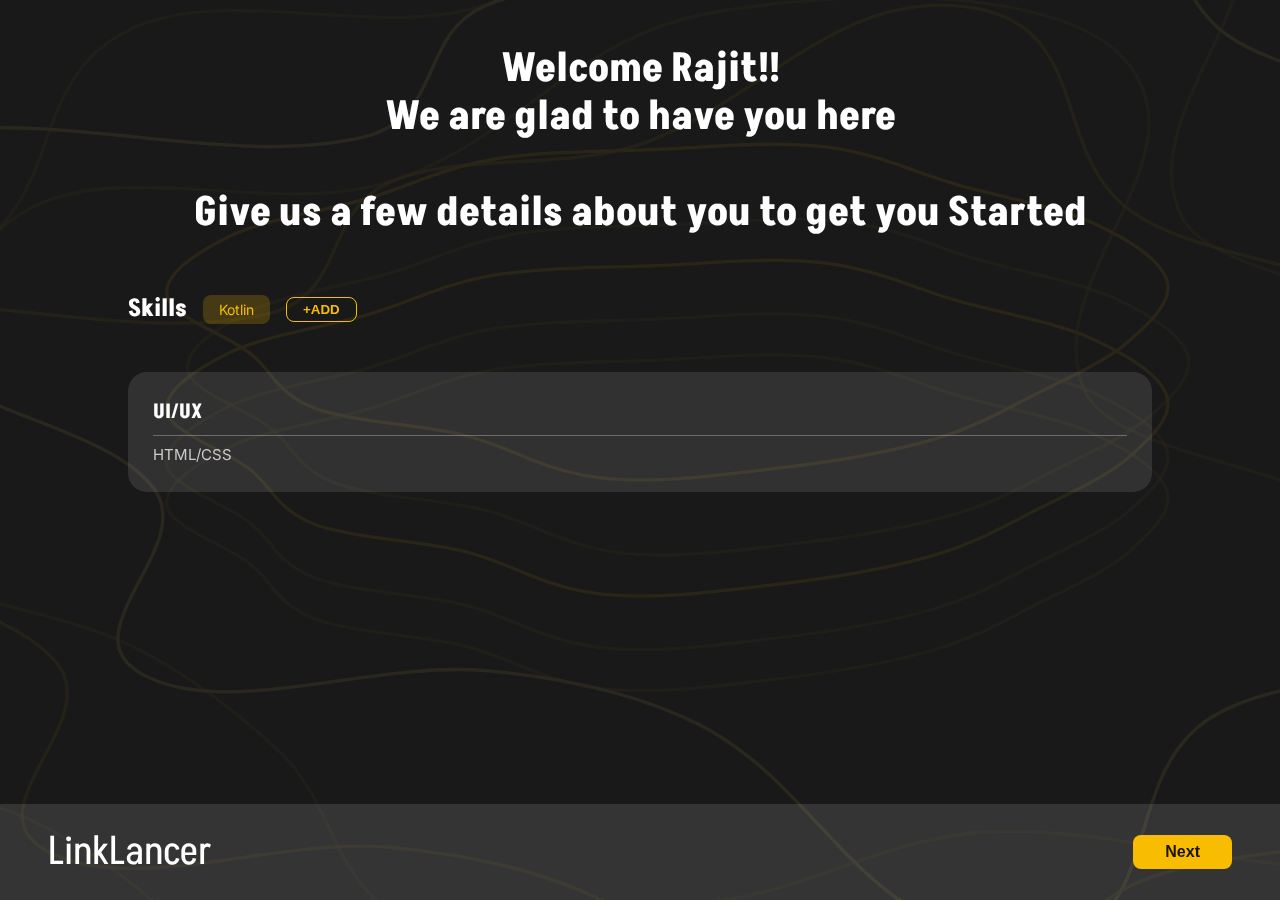
<file: HTML/detailssection.html>
<!DOCTYPE html>
<html lang="en">

<head>
    <meta charset="UTF-8">
    <meta name="viewport" content="width=device-width, initial-scale=1.0">
    <title>LinkLancer - Details Section</title>
    <link rel="preconnect" href="https://fonts.googleapis.com">
    <link rel="preconnect" href="https://fonts.gstatic.com" crossorigin>
    <link
        href="https://fonts.googleapis.com/css2?family=Inter:ital,opsz,wght@0,14..32,100..900;1,14..32,100..900&display=swap"
        rel="stylesheet">
    <link
        href="https://fonts.googleapis.com/css2?family=Akshar:wght@300..700&family=Inter:ital,opsz,wght@0,14..32,100..900;1,14..32,100..900&display=swap"
        rel="stylesheet">
    <link rel="stylesheet" href="../CSS/detailssection.css">
</head>

<body>
    <main class="details-section">
        <div class="container">
            <img src="../Assets/Images/common_backround_image.svg"
                alt="Background" class="background-image" />
            <section class="content-wrapper">
                <h1 class="welcome-message">
                    Welcome Rajit!!
                    <br />
                    We are glad to have you here
                    <br />
                    <br />
                    Give us a few details about you to get you Started
                </h1>
                <div class="skills-container">
                    <h2 class="skills-title">Skills</h2>
                    <div class="skill-tag">Kotlin</div>
                    <button class="add-skill">+ADD</button>
                </div>
                <div class="skills-box">
                    <h3>UI/UX</h3>
                    <hr class="divider" />
                    <p class="skill-item">HTML/CSS</p>
                </div>
            </section>
            <footer class="page-footer">
                <h2 class="brand-title">LinkLancer</h2>
                <a href="../HTML/firstpost.html"><button class="next-button">Next</button></a>
            </footer>
        </div>
    </main>
</body>

</html>
</file>
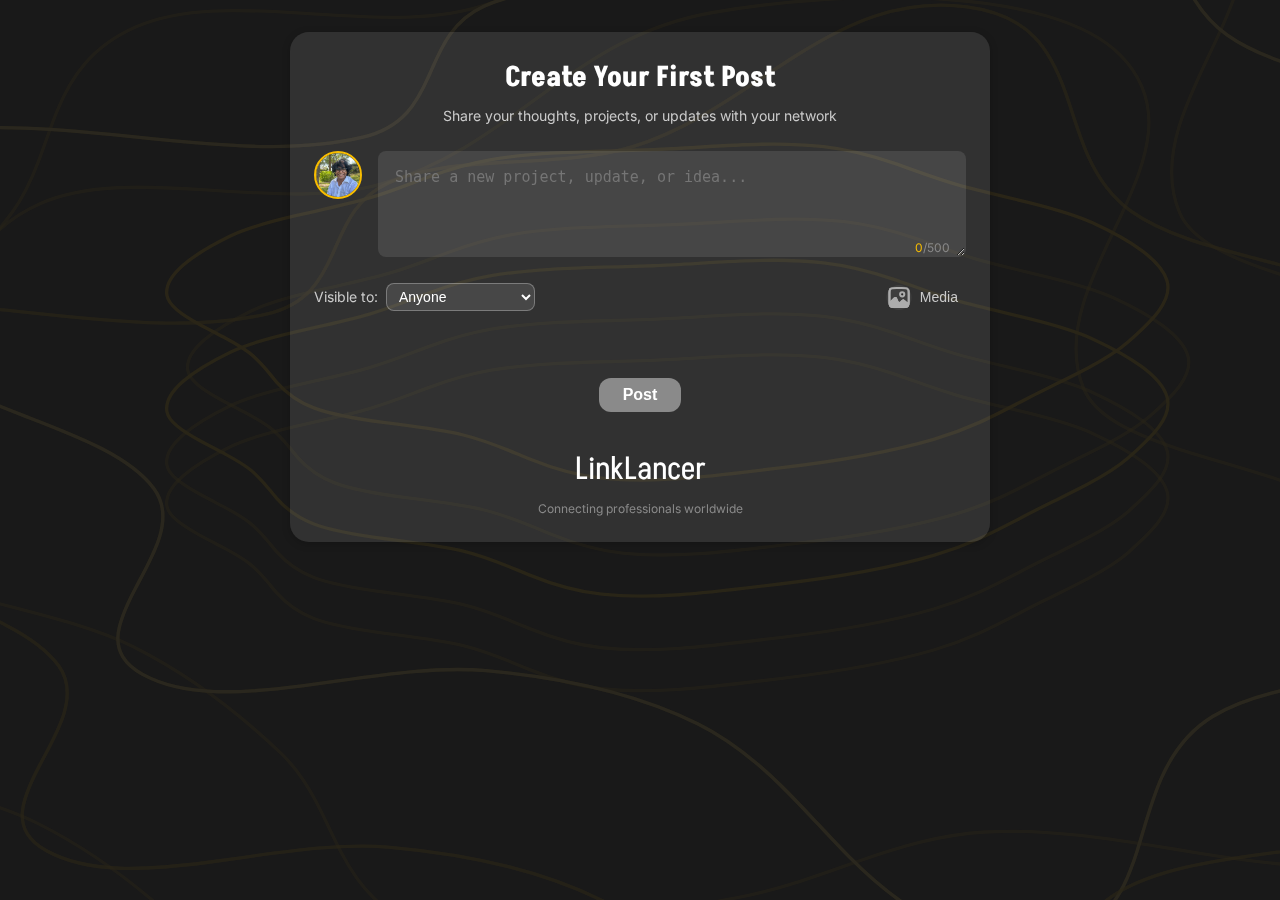
<file: HTML/firstpost.html>
<!DOCTYPE html>
<html lang="en">

<head>
    <meta charset="UTF-8">
    <meta name="viewport" content="width=device-width, initial-scale=1.0">
    <title>LinkLancer - First Post</title>
    <link rel="preconnect" href="https://fonts.googleapis.com">
    <link rel="preconnect" href="https://fonts.gstatic.com" crossorigin>
    <link
        href="https://fonts.googleapis.com/css2?family=Inter:ital,opsz,wght@0,14..32,100..900;1,14..32,100..900&display=swap"
        rel="stylesheet">
    <link
        href="https://fonts.googleapis.com/css2?family=Akshar:wght@300..700&family=Inter:ital,opsz,wght@0,14..32,100..900;1,14..32,100..900&display=swap"
        rel="stylesheet">
    <link rel="stylesheet" href="../CSS/firstpost.css" />
</head>

<body>
    <img src="../Assets/Images/common_backround_image.svg"
        alt="Background" class="background-image" />

    <section class="post-creation" aria-label="Create a new post">
        <header class="create-post-header">
            <h1 class="post-title">Create Your First Post</h1>
            <p class="post-subtitle">Share your thoughts, projects, or updates with your network</p>
        </header>

        <form class="create-post-form" action="#" method="POST" enctype="multipart/form-data">
            <div class="create-post-input">
                <div class="profile-image-container">
                    <img src="../Assets/Images/firstpost_img1.png"
                        alt="User profile picture" class="profile-avatar" loading="lazy" />
                </div>
                <div class="input-wrapper">
                    <textarea class="create-placeholder" placeholder="Share a new project, update, or idea..."
                        aria-label="Enter your post content" name="post-content" rows="4" maxlength="500"
                        required></textarea>
                    <div class="character-counter" aria-live="polite">
                        <span class="char-count">0</span>/500
                    </div>
                </div>
            </div>

            <div class="post-options">
                <div class="visibility-selector">
                    <label for="visibility" class="visibility-label">Visible to:</label>
                    <select id="visibility" name="visibility" class="visibility-dropdown">
                        <option value="public">Anyone</option>
                        <option value="connections">Connections Only</option>
                        <option value="private">Only Me</option>
                    </select>
                </div>

                <div class="media-upload-container">
                    <button type="button" class="media-upload" aria-label="Add media to post">
                        <img src="../Assets/Images/firstpost_img2.svg"
                            alt="Upload media" class="media-icon" loading="lazy" />
                        <span class="media-text">Media</span>
                    </button>
                    <input type="file" id="media-input" name="media" accept="image/*,video/*" hidden />
                </div>
            </div>

            <div class="media-preview" aria-live="polite"></div>

            <button type="submit" class="post-button" aria-label="Submit post" disabled>Post</button>
        </form>

        <footer class="brand-footer">
            <h2 class="brand-name">LinkLancer</h2>
            <p class="footer-text">Connecting professionals worldwide</p>
        </footer>
    </section>

    <script>
        document.addEventListener('DOMContentLoaded', () => {
            const textarea = document.querySelector('.create-placeholder');
            const charCount = document.querySelector('.char-count');
            const postButton = document.querySelector('.post-button');
            const mediaInput = document.querySelector('#media-input');
            const mediaPreview = document.querySelector('.media-preview');
            const mediaUploadBtn = document.querySelector('.media-upload');
            const postForm = document.querySelector('.create-post-form');
    
            // Character counter
            textarea.addEventListener('input', () => {
                const count = textarea.value.length;
                charCount.textContent = count;
                postButton.disabled = count === 0;
            });
    
            // Media upload and preview
            mediaUploadBtn.addEventListener('click', () => mediaInput.click());
            mediaInput.addEventListener('change', () => {
                const file = mediaInput.files[0];
                if (file) {
                    const fileType = file.type.split('/')[0];
                    const previewElement = document.createElement(fileType === 'image' ? 'img' : 'video');
                    previewElement.src = URL.createObjectURL(file);
                    previewElement.classList.add('preview-item');
                    if (fileType === 'video') previewElement.controls = true;
                    mediaPreview.innerHTML = '';
                    mediaPreview.appendChild(previewElement);
                }
            });
    
            // Create a footer message
            const footerMessage = document.createElement("div");
            footerMessage.style.position = "fixed";
            footerMessage.style.bottom = "10px";
            footerMessage.style.left = "50%";
            footerMessage.style.transform = "translateX(-50%)";
            footerMessage.style.backgroundColor = "#4CAF50";
            footerMessage.style.color = "white";
            footerMessage.style.padding = "10px 20px";
            footerMessage.style.borderRadius = "5px";
            footerMessage.style.display = "none";
            footerMessage.style.fontSize = "16px";
            footerMessage.style.boxShadow = "0px 4px 6px rgba(0,0,0,0.1)";
            document.body.appendChild(footerMessage);
    
            // Handle Post Submission
            postForm.addEventListener('submit', (event) => {
                event.preventDefault();
    
                // Show "Post Done" message
                footerMessage.innerText = "✅ Post Done!";
                footerMessage.style.display = "block";
    
                // Save a flag in localStorage to show a message on homepage_org.html
                localStorage.setItem("postPublished", "✅ Post Published Successfully!");
    
                // Clear the form fields
                textarea.value = "";
                charCount.textContent = "0";
                postButton.disabled = true;
                mediaPreview.innerHTML = "";
                mediaInput.value = "";
    
                // Redirect to homepage after 3 seconds
                setTimeout(() => {
                    window.location.href = "homepage_org.html";
                }, 2000);
            });
        });
    </script>
    
    
</body>

</html>
</file>
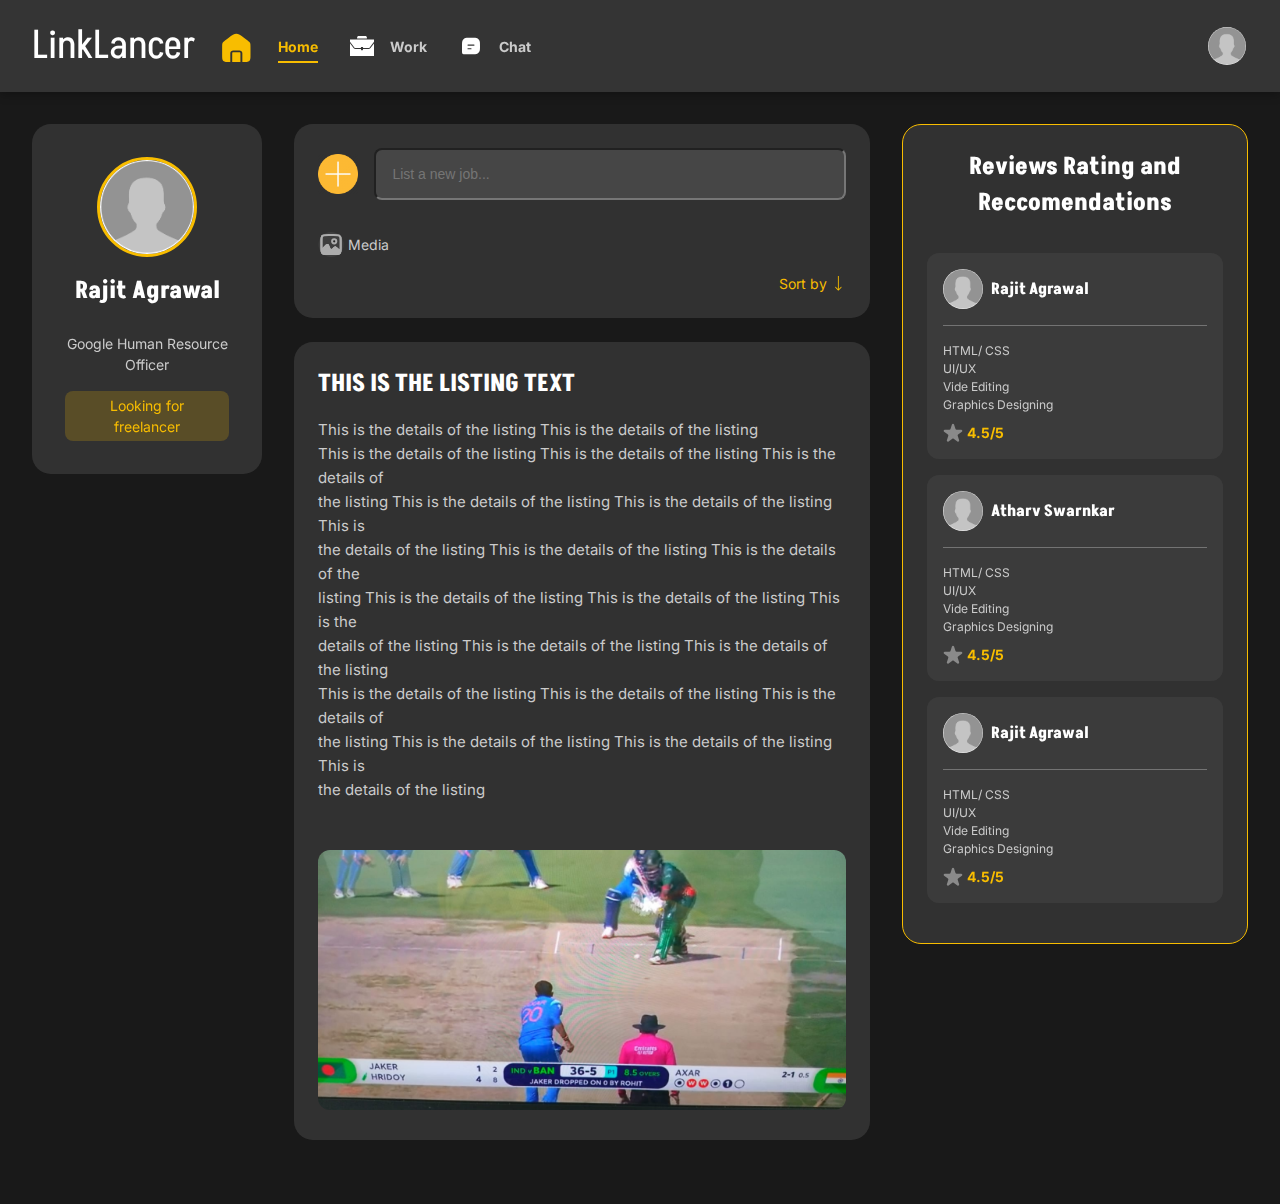
<file: HTML/homepage_org.html>
<!DOCTYPE html>
<html lang="en">

<head>
    <meta charset="UTF-8">
    <meta name="viewport" content="width=device-width, initial-scale=1.0">
    <title>LinkLancer - Homepasge Org</title>
    <link rel="preconnect" href="https://fonts.googleapis.com">
    <link rel="preconnect" href="https://fonts.gstatic.com" crossorigin>
    <link
        href="https://fonts.googleapis.com/css2?family=Inter:ital,opsz,wght@0,14..32,100..900;1,14..32,100..900&display=swap"
        rel="stylesheet">
    <link
        href="https://fonts.googleapis.com/css2?family=Akshar:wght@300..700&family=Inter:ital,opsz,wght@0,14..32,100..900;1,14..32,100..900&display=swap"
        rel="stylesheet">
    <link rel="stylesheet" href="../CSS/homepage_org.css">
</head>

<body>

    <nav class="nav-bar">
        <div class="nav-content">
            <div class="nav-group">
                <div class="logo-container">
                    <h1 class="logo-text">LinkLancer</h1>
                    <img src="../Assets/Images/homepage_org_img1.svg" alt="LinkLancer logo" class="logo-icon" />
                </div>
                <a href="../HTML/homepage_org.html" class="nav-link nav-link-active">Home</a>
            </div>
            <div class="nav-group">
                <img src="../Assets/Images/homepage_org_img2.svg" alt="Work icon" class="nav-icon" />
                <a href="../HTML/workpage_org.html" class="nav-link">Work</a>
            </div>
            <div class="nav-group">
                <img src="../Assets/Images/homepage_org_img3.svg" alt="Chat icon" class="nav-icon-chat" />
                <a href="../HTML/messaging_interface.html" class="nav-link">Chat</a>
            </div>
        </div>
        <img href="/HTML/firstpost.html" src="../Assets/Images/john_doe.png" alt="User profile"
            class="nav-profile-img" />
    </nav>

    <main class="main-content">
        <div class="content-grid">
            <aside class="profile-sidebar">
                <div class="profile-card">
                    <div class="profile-header">
                        <img src="../Assets/Images/john_doe.png" alt="Profile picture"
                            class="profile-avatar" />
                        <h2 class="profile-name">Rajit Agrawal</h2>
                    </div>
                    <p class="profile-title">Google Human Resource Officer</p>
                    <p class="profile-status">Looking for freelancer</p>
                </div>
            </aside>

            <section class="feed-section">
                <div class="post-creation">
                    <div class="create-post-header">
                        <div class="create-post-input">
                            <img src="../Assets/Images/97-512.webp" alt="Create post" class="create-icon" />
                            <input class="create-placeholder" id="jobInput" placeholder="List a new job...">
                        </div>
                        <div class="media-upload">
                            <img src="../Assets/Images/homepage_org_img7.svg" alt="Media upload" class="media-icon" />
                            <span class="media-text">Media</span>
                        </div>
                        <div class="sort-control">
                            <span>Sort by</span>
                            <img src="../Assets/Images/homepage_org_img8.svg" alt="Sort options" class="sort-icon" />
                        </div>
                    </div>
                    <article class="post-card">
                        <h3 class="post-title">THIS IS THE LISTING TEXT</h3>
                        <p class="post-content">This is the details of the listing This is the details of the listing
                            This is the details of the listing This is the details of the listing This is the details of
                            the listing This is the details of the listing This is the details of the listing This is
                            the details of the listing This is the details of the listing This is the details of the
                            listing This is the details of the listing This is the details of the listing This is the
                            details of the listing This is the details of the listing This is the details of the listing
                            This is the details of the listing This is the details of the listing This is the details of
                            the listing This is the details of the listing This is the details of the listing This is
                            the details of the listing</p>
                        <img src="../Assets/Images/homepage_org_img9.png" alt="Post image" class="post-image" />
                    </article>
                </div>
            </section>

            <aside class="reviews-sidebar">
                <div class="reviews-container">
                    <h2 class="reviews-title">Reviews Rating and Reccomendations</h2>

                    <div class="review-card">
                        <div class="review-content">
                            <div class="reviewer-info">
                                <img src="../Assets/Images/john_doe.png" alt="Reviewer avatar"
                                    class="reviewer-avatar" />
                                <h3 class="reviewer-name">Rajit Agrawal</h3>
                            </div>
                            <div class="review-separator"></div>
                            <div class="reviewer-skills">
                                HTML/ CSS<br />
                                UI/UX<br />
                                Vide Editing<br />
                                Graphics Designing
                            </div>
                        </div>
                        <div class="rating-container">
                            <img src="../Assets/Images/homepage_org_img11.svg" alt="Rating star" class="rating-star" />
                            <span class="rating-score">4.5/5</span>
                        </div>
                    </div>

                    <div class="review-card">
                        <div class="review-content">
                            <div class="reviewer-info">
                                <img src="../Assets/Images/john_doe.png" alt="Reviewer avatar"
                                    class="reviewer-avatar" />
                                <h3 class="reviewer-name">Atharv Swarnkar</h3>
                            </div>
                            <div class="review-separator"></div>
                            <div class="reviewer-skills">
                                HTML/ CSS<br />
                                UI/UX<br />
                                Vide Editing<br />
                                Graphics Designing
                            </div>
                        </div>
                        <div class="rating-container">
                            <img src="../Assets/Images/homepage_org_img13.svg" alt="Rating star" class="rating-star" />
                            <span class="rating-score">4.5/5</span>
                        </div>
                    </div>

                    <div class="review-card">
                        <div class="review-content">
                            <div class="reviewer-info">
                                <img src="../Assets/Images/john_doe.png" alt="Reviewer avatar"
                                    class="reviewer-avatar" />
                                <h3 class="reviewer-name">Rajit Agrawal</h3>
                            </div>
                            <div class="review-separator"></div>
                            <div class="reviewer-skills">
                                HTML/ CSS<br />
                                UI/UX<br />
                                Vide Editing<br />
                                Graphics Designing
                            </div>
                        </div>
                        <div class="rating-container">
                            <img src="../Assets/Images/homepage_org_img15.svg" alt="Rating star" class="rating-star" />
                            <span class="rating-score">4.5/5</span>
                        </div>
                    </div>
                </div>
            </aside>
        </div>
    </main>
    <script>
        document.addEventListener("DOMContentLoaded", function () {
            const jobInput = document.getElementById("jobInput");
            const addPostBtn = document.getElementById("addPostBtn");
    
            const feedSection = document.querySelector(".feed-section");
            const footerMessage = document.createElement("div");
    
            // Style success message
            footerMessage.style.position = "fixed";
            footerMessage.style.bottom = "10px";
            footerMessage.style.left = "50%";
            footerMessage.style.transform = "translateX(-50%)";
            footerMessage.style.backgroundColor = "#4CAF50";
            footerMessage.style.color = "white";
            footerMessage.style.padding = "10px 20px";
            footerMessage.style.borderRadius = "5px";
            footerMessage.style.display = "none";
            footerMessage.style.fontSize = "16px";
            footerMessage.style.boxShadow = "0px 4px 6px rgba(0,0,0,0.1)";
            document.body.appendChild(footerMessage);
    
            function createPost(jobText) {
                const post = document.createElement("article");
                post.className = "post-card";
                post.innerHTML = `
                    <h3 class="post-title">${jobText}</h3>
                    <p class="post-content">This is a new job post added by the user.</p>
                    <img src="../Assets/Images/homepage_org_img9.png" alt="Post image" class="post-image" />
                `;
                feedSection.appendChild(post);
            }
    
            addPostBtn.addEventListener("click", () => {
                const jobText = jobInput.value.trim();
                if (jobText !== "") {
                    createPost(jobText);
                    footerMessage.innerText = `✅ Job Posted: ${jobText}`;
                    footerMessage.style.display = "block";
                    setTimeout(() => {
                        footerMessage.style.display = "none";
                    }, 3000);
                    jobInput.value = "";
                }
            });
    
            jobInput.addEventListener("keypress", function (event) {
                if (event.key === "Enter") {
                    event.preventDefault();
                    addPostBtn.click(); // Trigger the button click
                }
            });
        });
    </script>
</body>

</html>
</file>
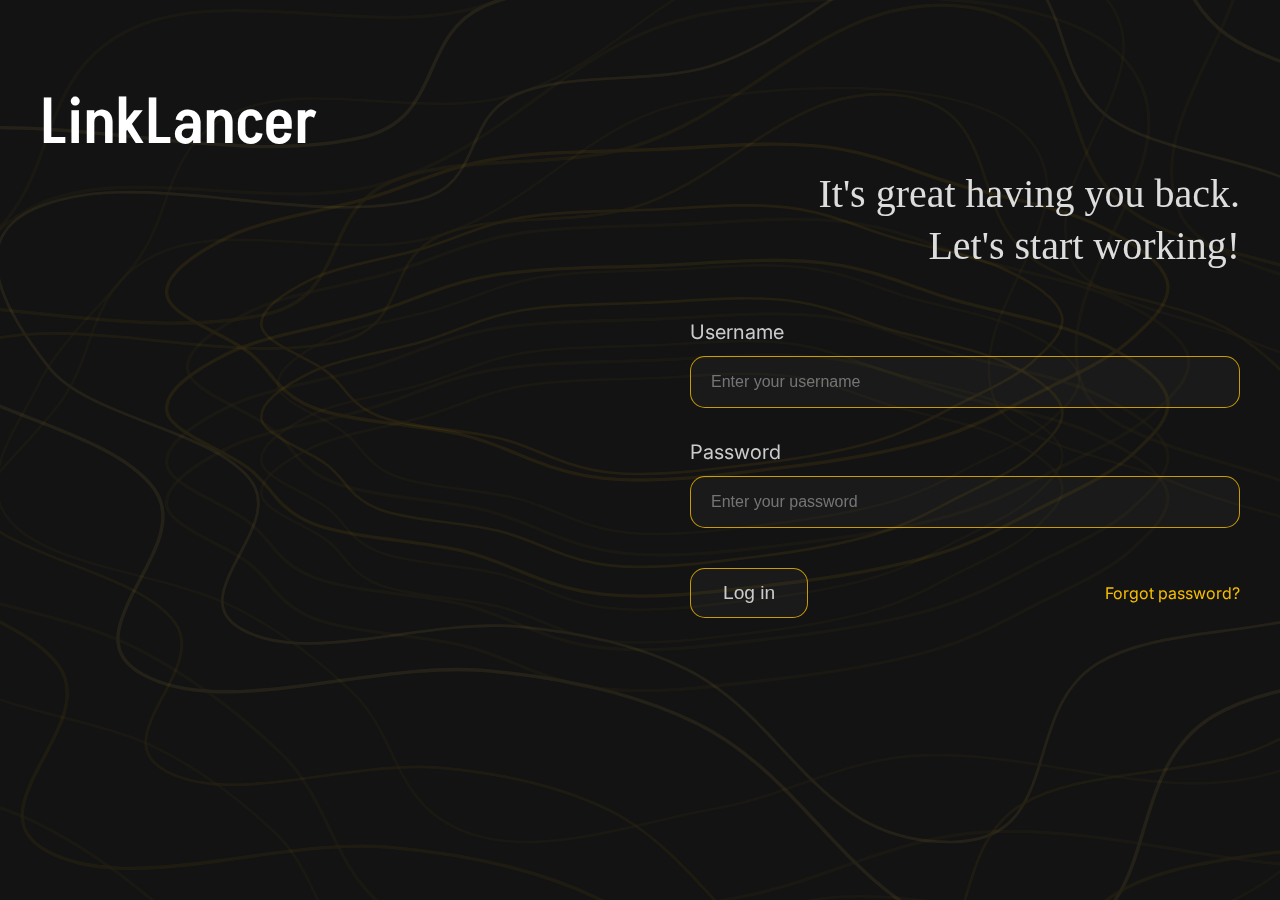
<file: HTML/loginpage.html>
<!DOCTYPE html>
<html lang="en">

<head>
  <meta charset="UTF-8">
  <meta name="viewport" content="width=device-width, initial-scale=1.0">
  <title>LinkLancer - Login</title>
  <link rel="stylesheet" href="../CSS/loginpage.css">
  <link href="https://fonts.googleapis.com/css2?family=Inter:wght@400;500&family=Akshar:wght@500&display=swap"
    rel="stylesheet">
</head>

<body>
  <main class="login-page">
    <div class="background-image"></div> <!-- Background div added here -->
    <div class="page-container">
      <div class="content-wrapper">
        <header class="brand-header">
          <h1 class="brand-name">LinkLancer</h1>
        </header>
        <img src="../Assets/Images/common_backround_image.svg" alt="Background" class="background-image" />
        <section class="login-section">
          <h2 class="welcome-message">
            It's great having you back.<br>
            Let's start working!
          </h2>

          <form class="login-form" action="#" method="post">
            <div class="form-group">
              <label for="username">Username</label>
              <input type="text" id="username" name="username" placeholder="Enter your username" required
                autocomplete="username">
            </div>

            <div class="form-group">
              <label for="password">Password</label>
              <input type="password" id="password" name="password" placeholder="Enter your password" required
                autocomplete="current-password">
            </div>

            <div class="form-actions">
              <button type="submit" class="login-button">Log in</button>
              <a href="homepage_org.html" class="forgot-password">Forgot password?</a>
            </div>
          </form>
        </section>
      </div>
    </div>
  </main>
</body>

</html>
</file>
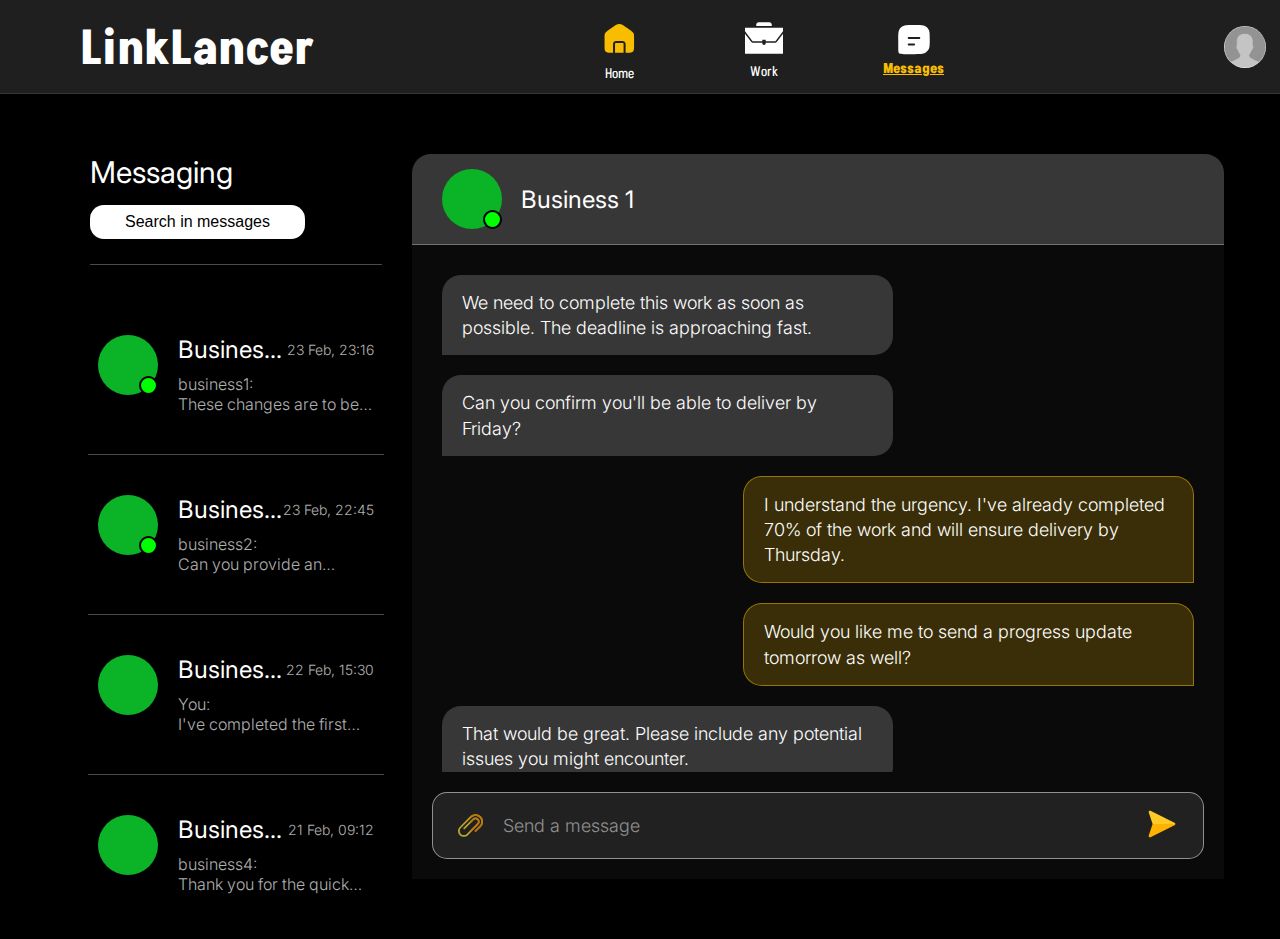
<file: HTML/messaging_interface.html>
<!DOCTYPE html>
<html lang="en">
<head>
  <meta charset="UTF-8">
  <meta name="viewport" content="width=device-width, initial-scale=1.0">
  <title>LinkLancer - Messaging</title>
  <link href="https://fonts.googleapis.com/css2?family=Inter:wght@300;400;700&family=Akshar:wght@400;500;700&display=swap" rel="stylesheet">
  <link rel="stylesheet" href="../CSS/messaging_interface.css">  
</head>
<body>
  <header class="nav-header">
    <nav class="nav-container">
      <h1 class="logo">LinkLancer</h1>
      <div class="nav-links">
        <a href="homepage.html" class="nav-link">
          <img src="../Assets/Images/homepage_org_img1.svg" alt="Home icon" class="nav-icon">
          <span>Home</span>
        </a>
        <a href="workpage.html" class="nav-link-work">
          <img src="../Assets/Images/workpage_org_img2.svg" alt="Work icon" class="nav-icon-work">
          <span>Work</span>
        </a>
        <a href="../HTML/messaging_interface.html" class="nav-link nav-link-active">
          <img src="../Assets/Images/workpage_org_img3.svg" alt="Chat icon" class="nav-icon-chat">
          <span>Messages</span>
        </a>
      </div>
      <a href="../HTML/detailssection.html"><img src="../Assets/Images/john_doe.png" alt="Profile" class="nav-profile"></a>
    </nav>
  </header>

  <main class="chat-container">
    <section class="messaging-sidebar">
      <div class="messaging-header">
        <h2 class="messaging-title">Messaging</h2>
        <button class="search-button">Search in messages</button>
        <hr class="divider">
      </div>

      <div class="conversation-list">
        <article class="conversation-item">
          <div class="user-avatar active"></div>
          <div class="conversation-content">
            <div class="conversation-header">
              <h3 class="business-name">Business 1</h3>
              <time class="message-time">23 Feb, 23:16</time>
            </div>
            <p class="message-preview">
              business1:<br>These changes are to be made in the project scope...
            </p>
          </div>
        </article>

        <hr class="divider">

        <article class="conversation-item">
          <div class="user-avatar active"></div>
          <div class="conversation-content">
            <div class="conversation-header">
              <h3 class="business-name">Business 2</h3>
              <time class="message-time">23 Feb, 22:45</time>
            </div>
            <p class="message-preview">
              business2:<br>Can you provide an update on the current progress?
            </p>
          </div>
        </article>

        <hr class="divider">

        <article class="conversation-item">
          <div class="user-avatar"></div>
          <div class="conversation-content">
            <div class="conversation-header">
              <h3 class="business-name">Business 3</h3>
              <time class="message-time">22 Feb, 15:30</time>
            </div>
            <p class="message-preview">
              You:<br>I've completed the first phase of the project as requested...
            </p>
          </div>
        </article>

        <hr class="divider">

        <article class="conversation-item">
          <div class="user-avatar"></div>
          <div class="conversation-content">
            <div class="conversation-header">
              <h3 class="business-name">Business 4</h3>
              <time class="message-time">21 Feb, 09:12</time>
            </div>
            <p class="message-preview">
              business4:<br>Thank you for the quick delivery. We'd like to discuss...
            </p>
          </div>
        </article>
      </div>
    </section>

    <section class="chat-area">
      <header class="chat-header">
        <div class="user-avatar active"></div>
        <h2 class="chat-title">Business 1</h2>
      </header>

      <div class="messages-container">
        <article class="message received">
          We need to complete this work as soon as possible. The deadline is approaching fast.
        </article>
        <article class="message received">
          Can you confirm you'll be able to deliver by Friday?
        </article>
        <article class="message sent">
          I understand the urgency. I've already completed 70% of the work and will ensure delivery by Thursday.
        </article>
        <article class="message sent">
          Would you like me to send a progress update tomorrow as well?
        </article>
        <article class="message received">
          That would be great. Please include any potential issues you might encounter.
        </article>
      </div>

      <footer class="message-input-container">
        <div class="input-wrapper">
          <img src="../Assets/Images/attachments-attach.svg" alt="Attachment" class="input-icon">
          <input type="text" placeholder="Send a message" class="message-input">
        </div>
        <button class="send-button">
          <img src="../Assets/Images/5359363.png" alt="Send" class="send-icon">
        </button>
      </footer>
    </section>
  </main>
</body>
</html>
</file>
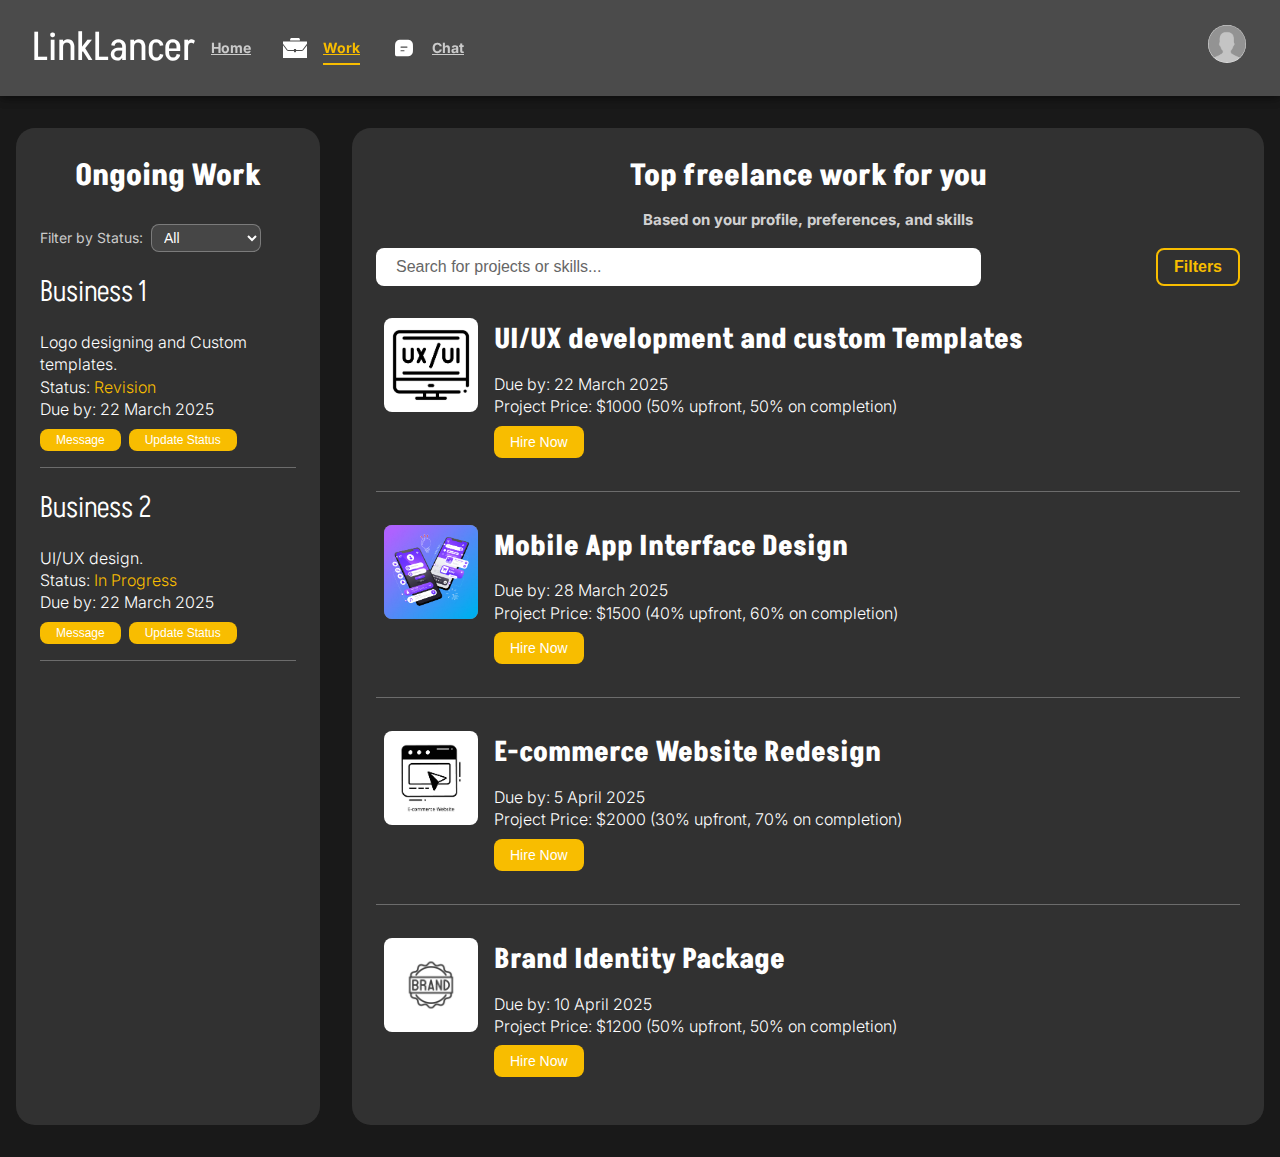
<file: HTML/workpage.html>
<!DOCTYPE html>
<html lang="en">

<head>
    <meta charset="UTF-8">
    <meta name="viewport" content="width=device-width, initial-scale=1.0">
    <title>LinkLancer - Find & Manage Freelance Work</title>
    <link rel="preconnect" href="https://fonts.googleapis.com">
    <link rel="preconnect" href="https://fonts.gstatic.com" crossorigin>
    <link
        href="https://fonts.googleapis.com/css2?family=Akshar:wght@300..700&family=Inter:ital,opsz,wght@0,14..32,100..900;1,14..32,100..900&display=swap"
        rel="stylesheet">
    <link rel="stylesheet" href="../CSS/workpage.css">
</head>

<body>
    <header class="header">
        <nav class="nav-bar">
        <div class="nav-content">
            <div class="nav-group">
                <div class="logo-container">
                    <h1 class="logo-text">LinkLancer</h1>
                </div>
                <a href="../HTML/homepage.html" class="nav-link">Home</a>
            </div>
            <div class="nav-group">
                <img src="../Assets/Images/homepage_org_img2.svg" alt="Work icon" class="nav-icon" />
                <a href="../HTML/workpage.html" class="nav-link nav-link-active">Work</a>
            </div>
            <div class="nav-group">
                <img src="../Assets/Images/homepage_org_img3.svg" alt="Chat icon" class="nav-icon-chat" />
                <a href="../HTML/messaging_interface.html" class="nav-link">Chat</a>
            </div>
        </div>
        <a href="../HTML/detailssection.html"><img src="../Assets/Images/john_doe.png" alt="User profile"
            class="nav-profile-img" /></a>
    </nav>
    </header>

    <main class="main-content">
        <div class="content-wrapper">
            <!-- Ongoing Work Section -->
            <section class="ongoing-work" aria-label="Ongoing work">
                <div class="ongoing-work-container">
                    <h2 class="section-title">Ongoing Work</h2>
                    <div class="work-filter">
                        <label for="work-status" class="filter-label">Filter by Status:</label>
                        <select id="work-status" class="status-dropdown">
                            <option value="all">All</option>
                            <option value="revision">Revision</option>
                            <option value="in-progress">In Progress</option>
                            <option value="completed">Completed</option>
                        </select>
                    </div>

                    <article class="work-item" data-status="revision">
                        <h3 class="freelancer-name">Business 1</h3>
                        <p class="work-details">
                            Logo designing and Custom templates.<br>
                            Status: <span class="status-text">Revision</span><br>
                            Due by: 22 March 2025
                        </p>
                        <div class="work-actions">
                            <button class="action-btn message-btn" aria-label="Message Business 1">Message</button>
                            <button class="action-btn update-btn" aria-label="Update status for Business 1">Update Status</button>
                        </div>
                        <hr class="divider">
                    </article>
                    
                    <article class="work-item" data-status="in-progress">
                        <h3 class="freelancer-name">Business 2</h3>
                        <p class="work-details">
                            UI/UX design.<br>
                            Status: <span class="status-text">In Progress</span><br>
                            Due by: 22 March 2025
                        </p>
                        <div class="work-actions">
                            <button class="action-btn message-btn" aria-label="Message Business 2">Message</button>
                            <button class="action-btn update-btn" aria-label="Update status for Business 2">Update Status</button>
                        </div>
                        <hr class="divider">
                    </article>
                </div>
            </section>

            <!-- Freelance Work Section -->
            <section class="freelance-listings" aria-label="Freelance listings">
                <div class="listings-container">
                    <h2 class="listings-title">Top freelance work for you</h2>
                    <p class="listings-subtitle">Based on your profile, preferences, and skills</p>

                    <form class="search-filters" action="#" method="GET">
                        <input type="text" class="search-box" placeholder="Search for projects or skills..." aria-label="Search projects or skills">
                        <button type="button" class="filters-button" aria-label="Open filters">Filters</button>
                        <div class="filters-modal" hidden>
                            <label><input type="checkbox" name="rating" value="4+"> Rating 4+</label>
                            <label><input type="checkbox" name="budget" value="100-500"> Budget $100-$500</label>
                            <button type="button" class="apply-filters" aria-label="Apply filters">Apply</button>
                        </div>
                    </form>

                    <div class="listings-grid">
                        <article class="job-card" data-rating="4.5" data-budget="1000">
                            <div class="job-image"><img class="job-image-src" src="../Assets/Images/ux-ui-design-icon-outline-illustration-vector.jpg" alt="UI/UX Image"/></div>
                            <div class="job-details">
                                <h3 class="job-title">UI/UX development and custom Templates</h3>
                                <p class="job-stats">
                                    Due by: 22 March 2025<br>
                                    Project Price: $1000 (50% upfront, 50% on completion)
                                </p>
                                <button class="hire-btn" aria-label="Hire UI/UX developer">Hire Now</button>
                            </div>
                        </article>
                        <hr class="listing-divider">

                        <article class="job-card" data-rating="4.6" data-budget="1500">
                            <div class="job-image"><img class="job-image-src" src="../Assets/Images/00_Hero-21.png" alt="UI/UX Image"/></div>
                            <div class="job-details">
                                <h3 class="job-title">Mobile App Interface Design</h3>
                                <p class="job-stats">
                                    Due by: 28 March 2025<br>
                                    Project Price: $1500 (40% upfront, 60% on completion)
                                </p>
                                <button class="hire-btn" aria-label="Hire mobile app designer">Hire Now</button>
                            </div>
                        </article>
                        <hr class="listing-divider">

                        <article class="job-card" data-rating="4.7" data-budget="2000">
                            <div class="job-image"><img class="job-image-src" src="../Assets/Images/e-commerce-website-doodle-icon-design-illustration-ecommerce-and-shopping-symbol-on-white-background-eps-10-file-vector.jpg" alt="UI/UX Image"/></div>
                            <div class="job-details">
                                <h3 class="job-title">E-commerce Website Redesign</h3>
                                <p class="job-stats">
                                    Due by: 5 April 2025<br>
                                    Project Price: $2000 (30% upfront, 70% on completion)
                                </p>
                                <button class="hire-btn" aria-label="Hire website designer">Hire Now</button>
                            </div>
                        </article>
                        <hr class="listing-divider">

                        <article class="job-card" data-rating="4.4" data-budget="1200">
                            <div class="job-image"><img class="job-image-src" src="../Assets/Images/brand-identity-line-icon-linear-style-sign-mobile-concept-web-design-badge-outline-vector-recognition-personality-symbol-345038010.webp" alt="UI/UX Image"/></div>
                            <div class="job-details">
                                <h3 class="job-title">Brand Identity Package</h3>
                                <p class="job-stats">
                                    Due by: 10 April 2025<br>
                                    Project Price: $1200 (50% upfront, 50% on completion)
                                </p>
                                <button class="hire-btn" aria-label="Hire brand designer">Hire Now</button>
                            </div>
                        </article>
                    </div>
                </div>
            </section>
        </div>
    </main>

    <script>
        document.addEventListener("DOMContentLoaded", function () {
            // Filter ongoing work by status
            const statusDropdown = document.querySelector('#work-status');
            const workItems = document.querySelectorAll('.work-item');
            statusDropdown.addEventListener('change', () => {
                const selectedStatus = statusDropdown.value;
                workItems.forEach(item => {
                    const itemStatus = item.dataset.status;
                    item.style.display = selectedStatus === 'all' || itemStatus === selectedStatus ? 'block' : 'none';
                });
            });

            // Toggle filters modal
            const filtersBtn = document.querySelector('.filters-button');
            const filtersModal = document.querySelector('.filters-modal');
            filtersBtn.addEventListener('click', () => {
                filtersModal.hidden = !filtersModal.hidden;
            });

            // Basic search functionality
            const searchInput = document.querySelector(".search-box");
            const jobCards = document.querySelectorAll(".job-card");

            searchInput.addEventListener("input", function () {
                const searchText = searchInput.value.toLowerCase().trim();

                jobCards.forEach((item) => {
                    const jobTitle = item.querySelector(".job-title").innerText.toLowerCase();
                    const jobDetails = item.querySelector(".job-stats").innerText.toLowerCase();

                    if (jobTitle.includes(searchText) || jobDetails.includes(searchText)) {
                        item.style.display = "flex"; // Show matched job
                    } else {
                        item.style.display = "none"; // Hide unmatched job
                    }
                });
            });

            // Message button placeholder
            document.querySelectorAll('.message-btn').forEach(btn => {
                btn.addEventListener('click', () => alert('Message functionality to be implemented!'));
            });

            // Update status placeholder
            document.querySelectorAll('.update-btn').forEach(btn => {
                btn.addEventListener('click', () => {
                    const newStatus = prompt('Enter new status (e.g., In Progress, Completed, etc.):');
                    if (newStatus) {
                        const workItem = btn.closest('.work-item');
                        workItem.querySelector('.status-text').textContent = newStatus;
                        workItem.dataset.status = newStatus.toLowerCase().replace(/\s+/g, '-');
                    }
                });
            });
        });
    </script>
</body>

</html>
</file>
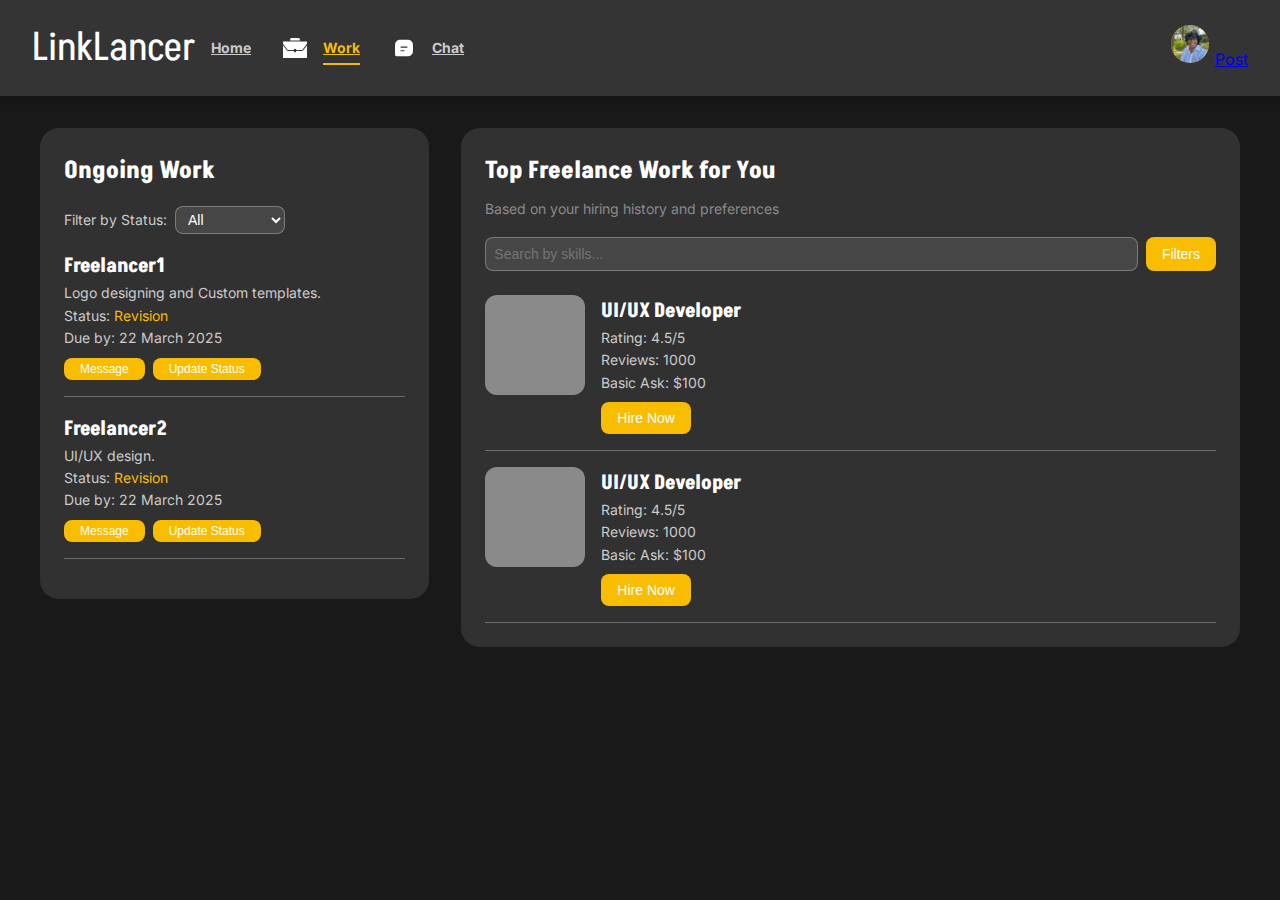
<file: HTML/workpage_org.html>
<!DOCTYPE html>
<html lang="en">

<head>
    <meta charset="UTF-8">
    <meta name="viewport" content="width=device-width, initial-scale=1.0">
    <title>LinkLancer - Workpage Org</title>
    <link rel="preconnect" href="https://fonts.googleapis.com">
    <link rel="preconnect" href="https://fonts.gstatic.com" crossorigin>
    <link
        href="https://fonts.googleapis.com/css2?family=Inter:ital,opsz,wght@0,14..32,100..900;1,14..32,100..900&display=swap"
        rel="stylesheet">
    <link
        href="https://fonts.googleapis.com/css2?family=Akshar:wght@300..700&family=Inter:ital,opsz,wght@0,14..32,100..900;1,14..32,100..900&display=swap"
        rel="stylesheet">
    <link rel="stylesheet" href="../CSS/workpage_org.css" />

</head>

<body>
    <header class="header">
        <nav class="nav-bar">
            <div class="nav-content">
                <div class="nav-group">
                    <div class="logo-container">
                        <h1 class="logo-text">LinkLancer</h1>
                    </div>
                    <a href="../HTML/homepage_org.html" class="nav-link">Home</a>
                </div>
                <div class="nav-group">
                    <img src="../Assets/Images/workpage_org_img2.svg"
                        alt="Work icon" class="nav-icon" />
                    <a href="../HTML/workpage_org.html" class="nav-link nav-link-active">Work</a>
                </div>
                <div class="nav-group">
                    <img src="../Assets/Images/workpage_org_img3.svg"
                        alt="Chat icon" class="nav-icon-chat" />
                    <a href="../HTML/messaging_interface.html" class="nav-link">Chat</a>
                </div>
            </div>
            <div><img src="../Assets/Images/workpage_org_img4.png"
                 alt="User profile" class="nav-profile-img" />
            <a href = "firstpost.html">Post</a>
        </div>
        </nav>
    </header>

    <main class="main-content">
        <div class="content-wrapper">
            <section class="ongoing-work" aria-label="Ongoing work">
                <div class="ongoing-work-container">
                    <h2 class="section-title">Ongoing Work</h2>
                    <div class="work-filter">
                        <label for="work-status" class="filter-label">Filter by Status:</label>
                        <select id="work-status" class="status-dropdown">
                            <option value="all">All</option>
                            <option value="revision">Revision</option>
                            <option value="in-progress">In Progress</option>
                            <option value="completed">Completed</option>
                        </select>
                    </div>
                    <article class="work-item" data-status="revision">
                        <h3 class="freelancer-name">Freelancer1</h3>
                        <p class="work-details">
                            Logo designing and Custom templates.<br />
                            Status: <span class="status-text">Revision</span><br />
                            Due by: 22 March 2025
                        </p>
                        <div class="work-actions">
                            <button class="action-btn message-btn" aria-label="Message Freelancer1">Message</button>
                            <button class="action-btn update-btn" aria-label="Update status for Freelancer1">Update
                                Status</button>
                        </div>
                        <hr class="divider" />
                    </article>
                    <article class="work-item" data-status="revision">
                        <h3 class="freelancer-name">Freelancer2</h3>
                        <p class="work-details">
                            UI/UX design.<br />
                            Status: <span class="status-text">Revision</span><br />
                            Due by: 22 March 2025
                        </p>
                        <div class="work-actions">
                            <button class="action-btn message-btn" aria-label="Message Freelancer2">Message</button>
                            <button class="action-btn update-btn" aria-label="Update status for Freelancer2">Update
                                Status</button>
                        </div>
                        <hr class="divider" />
                    </article>
                </div>
            </section>

            <section class="freelance-listings" aria-label="Freelance listings">
                <div class="listings-container">
                    <h2 class="listings-title">Top Freelance Work for You</h2>
                    <p class="listings-subtitle">Based on your hiring history and preferences</p>

                    <form class="search-filters" action="#" method="GET">
                        <input type="text" class="search-box" placeholder="Search by skills..."
                            aria-label="Search freelance skills" />
                        <button type="button" class="filters-button" aria-label="Open filters">Filters</button>
                        <div class="filters-modal" hidden>
                            <label><input type="checkbox" name="rating" value="4+"> Rating 4+</label>
                            <label><input type="checkbox" name="budget" value="100-500"> Budget $100-$500</label>
                            <button type="button" class="apply-filters" aria-label="Apply filters">Apply</button>
                        </div>
                    </form>

                    <div class="listings-grid">
                        <article class="job-card" data-rating="4.5" data-budget="100">
                            <div class="job-image"></div>
                            <div class="job-details">
                                <h3 class="job-title">UI/UX Developer</h3>
                                <p class="job-stats">
                                    Rating: 4.5/5<br />
                                    Reviews: 1000<br />
                                    Basic Ask: $100
                                </p>
                                <button class="hire-btn" aria-label="Hire UI/UX Developer">Hire Now</button>
                            </div>
                        </article>
                        <hr class="listing-divider" />
                        <article class="job-card" data-rating="4.5" data-budget="100">
                            <div class="job-image"></div>
                            <div class="job-details">
                                <h3 class="job-title">UI/UX Developer</h3>
                                <p class="job-stats">
                                    Rating: 4.5/5<br />
                                    Reviews: 1000<br />
                                    Basic Ask: $100
                                </p>
                                <button class="hire-btn" aria-label="Hire UI/UX Developer">Hire Now</button>
                            </div>
                        </article>
                        <hr class="listing-divider" />
                    </div>
                </div>
            </section>
        </div>
    </main>

    <script>
        document.addEventListener('DOMContentLoaded', () => {
            // Filter ongoing work by status
            const statusDropdown = document.querySelector('#work-status');
            const workItems = document.querySelectorAll('.work-item');
            statusDropdown.addEventListener('change', () => {
                const selectedStatus = statusDropdown.value;
                workItems.forEach(item => {
                    const itemStatus = item.dataset.status;
                    item.style.display = selectedStatus === 'all' || itemStatus === selectedStatus ? 'block' : 'none';
                });
            });
    
            // Toggle filters modal
            const filtersBtn = document.querySelector('.filters-button');
            const filtersModal = document.querySelector('.filters-modal');
            filtersBtn.addEventListener('click', () => {
                filtersModal.hidden = !filtersModal.hidden;
            });
    
            // Apply filters to freelance listings
            const applyFiltersBtn = document.querySelector('.apply-filters');
            const jobCards = document.querySelectorAll('.job-card');
            applyFiltersBtn.addEventListener('click', () => {
                const ratingFilter = document.querySelector('input[name="rating"]:checked')?.value;
                const budgetFilter = document.querySelector('input[name="budget"]:checked')?.value;
                jobCards.forEach(card => {
                    const rating = parseFloat(card.dataset.rating);
                    const budget = parseInt(card.dataset.budget);
                    const ratingPass = !ratingFilter || (rating >= 4);
                    const budgetPass = !budgetFilter || (budget >= 100 && budget <= 500);
                    card.style.display = ratingPass && budgetPass ? 'block' : 'none';
                });
                filtersModal.hidden = true;
            });
    
            // Message button placeholder (for now just an alert)
            document.querySelectorAll('.message-btn').forEach(btn => {
                btn.addEventListener('click', () => alert('Message functionality to be implemented!'));
            });
    
            // Update status placeholder: allows updating the work status of a freelancer
            document.querySelectorAll('.update-btn').forEach(btn => {
                btn.addEventListener('click', () => {
                    const newStatus = prompt('Enter new status (e.g., In Progress, Completed, etc.):');
                    if (newStatus) {
                        const workItem = btn.closest('.work-item');
                        workItem.querySelector('.status-text').textContent = newStatus;
                        workItem.dataset.status = newStatus.toLowerCase();
                    }
                });
            });
        });
    </script>
    
</body>

</html>
</file>
<file: CSS/detailssection.css>
/* Base and Reset */
* {
    margin: 0;
    padding: 0;
    box-sizing: border-box;
}

/* Variables */
:root {
    --bg-color: rgba(0, 0, 0, 0.9);
    --card-bg: rgba(217, 217, 217, 0.13);
    --card-bg-hover: rgba(217, 217, 217, 0.18);
    --accent-color: #f8bd00;
    --accent-color-light: rgba(248, 189, 0, 0.2);
    --text-color: #fff;
    --text-secondary: #cbcbcb;
    --text-muted: #8a8a8a;
    --border-color: rgba(255, 255, 255, 0.29);
    --header-bg: rgba(217, 217, 217, 0.14);
    --transition: all 0.3s ease;

    /* Spacing */
    --space-xs: 0.25rem;
    /* 4px */
    --space-sm: 0.5rem;
    /* 8px */
    --space-md: 1rem;
    /* 16px */
    --space-lg: 1.5rem;
    /* 24px */
    --space-xl: 2rem;
    /* 32px */
    --space-xxl: 3rem;
    /* 48px */

    /* Border Radius */
    --radius-sm: 8px;
    --radius-md: 12px;
    --radius-lg: 19px;
}

/* Typography */
body {
    font-family: 'Inter', -apple-system, BlinkMacSystemFont, 'Segoe UI', Roboto, Oxygen, Ubuntu, Cantarell, sans-serif;
    line-height: 1.5;
    color: var(--text-color);
    background-color: var(--bg-color);
    min-height: 100vh;
    margin: 0;
    padding: 0;
}

h1,
h2,
h3,
h4,
h5,
h6 {
    font-family: 'Akshar', -apple-system, BlinkMacSystemFont, 'Segoe UI', Roboto, sans-serif;
    font-weight: 700;
}

/* Details Page Specific Styles */
.details-section {
    width: 100%;
    min-height: 100vh;
    position: relative;
    display: flex;
    flex-direction: column;
}

.container {
    display: flex;
    flex-direction: column;
    justify-content: space-between;
    min-height: 100vh;
    width: 100%;
    position: relative;
}

.background-image {
    position: fixed;
    top: 0;
    left: 0;
    width: 100%;
    height: 100%;
    object-fit: cover;
    z-index: -1;
    opacity: 0.7;
}

.content-wrapper {
    flex: 1;
    padding: 5vh 5vw;
    z-index: 1;
    display: flex;
    flex-direction: column;
    gap: 3vh;
    width: 90%;
    max-width: 1200px;
    margin: 0 auto;
}

.welcome-message {
    font-size: clamp(1.5rem, 5vw, 2.5rem);
    color: var(--text-color);
    text-align: center;
    margin-bottom: 3vh;
    line-height: 1.2;
}

.skills-container {
    display: flex;
    align-items: center;
    gap: var(--space-md);
    margin-bottom: 2vh;
    flex-wrap: wrap;
}

.skills-title {
    font-size: clamp(1.25rem, 3vw, 1.5rem);
    color: var(--text-color);
}

.skill-tag {
    background-color: var(--accent-color-light);
    color: var(--accent-color);
    padding: var(--space-xs) var(--space-md);
    border-radius: var(--radius-sm);
    font-size: 0.875rem;
}

.add-skill {
    background-color: transparent;
    border: 1px solid var(--accent-color);
    color: var(--accent-color);
    padding: var(--space-xs) var(--space-md);
    border-radius: var(--radius-sm);
    cursor: pointer;
    font-weight: 700;
    transition: var(--transition);
}

.add-skill:hover {
    background-color: var(--accent-color);
    color: var(--bg-color);
}

.skills-box {
    background-color: var(--card-bg);
    border-radius: var(--radius-lg);
    padding: clamp(var(--space-md), 3vw, var(--space-lg));
    border: 1px solid transparent;
    transition: var(--transition);
    margin-bottom: 2vh;
    width: 100%;
}

.skills-box:hover {
    border-color: var(--accent-color);
    background-color: var(--card-bg-hover);
}

.skills-box h3 {
    font-size: clamp(1rem, 2vw, 1.25rem);
    margin-bottom: var(--space-sm);
}

.divider {
    height: 1px;
    background-color: var(--border-color);
    border: none;
    margin: var(--space-sm) 0;
}

.skill-item {
    font-size: 0.9375rem;
    color: var(--text-secondary);
}

.page-footer {
    background-color: var(--header-bg);
    padding: clamp(var(--space-md), 2vh, var(--space-lg)) clamp(var(--space-lg), 5vw, var(--space-xxl));
    display: flex;
    justify-content: space-between;
    align-items: center;
    z-index: 1;
    width: 100%;
}

.brand-title {
    font-size: clamp(1.5rem, 4vw, 2.5rem);
    color: var(--text-color);
    font-weight: 400;
}

.next-button {
    background-color: var(--accent-color);
    color: var(--bg-color);
    border: none;
    padding: var(--space-sm) clamp(var(--space-lg), 3vw, var(--space-xl));
    border-radius: var(--radius-sm);
    font-weight: 700;
    font-size: 1rem;
    cursor: pointer;
    transition: var(--transition);
}

.next-button:hover {
    background-color: #daa900;
    transform: translateY(-2px);
}

/* Responsive Adjustments */
@media (max-width: 480px) {
    .skills-container {
        flex-direction: column;
        align-items: flex-start;
    }

    .next-button {
        padding: var(--space-xs) var(--space-md);
        font-size: 0.9rem;
    }
}
</file>
<file: CSS/firstpost.css>
/* Base and Reset */
* {
  margin: 0;
  padding: 0;
  box-sizing: border-box;
}

/* Variables */
:root {
  --bg-color: rgba(0, 0, 0, 0.9);
  --card-bg: rgba(217, 217, 217, 0.13);
  --card-bg-hover: rgba(217, 217, 217, 0.18);
  --accent-color: #f8bd00;
  --accent-color-light: rgba(248, 189, 0, 0.2);
  --text-color: #fff;
  --text-secondary: #cbcbcb;
  --text-muted: #8a8a8a;
  --border-color: rgba(255, 255, 255, 0.29);
  --header-bg: rgba(217, 217, 217, 0.14);
  --transition: all 0.3s ease;
  --space-xs: 0.25rem;
  --space-sm: 0.5rem;
  --space-md: 1rem;
  --space-lg: 1.5rem;
  --space-xl: 2rem;
  --space-xxl: 3rem;
  --radius-sm: 8px;
  --radius-md: 12px;
  --radius-lg: 19px;
  --shadow-sm: 0 2px 8px rgba(0, 0, 0, 0.2);
  --shadow-hover: 0 4px 12px rgba(0, 0, 0, 0.25);
}

/* Typography */
body {
  font-family: 'Inter', -apple-system, BlinkMacSystemFont, 'Segoe UI', Roboto, Oxygen, Ubuntu, Cantarell, sans-serif;
  line-height: 1.6;
  color: var(--text-color);
  background-color: var(--bg-color);
  -webkit-font-smoothing: antialiased;
}

h1, h2, h3, h4, h5, h6 {
  font-family: 'Akshar', -apple-system, BlinkMacSystemFont, 'Segoe UI', Roboto, sans-serif;
  font-weight: 700;
}

/* Post Creation Section */
.post-creation {
  background-color: var(--card-bg);
  border-radius: var(--radius-lg);
  padding: var(--space-lg);
  margin: var(--space-xl) auto;
  max-width: 700px;
  box-shadow: var(--shadow-sm);
  transition: var(--transition);
}

.post-creation:hover {
  background-color: var(--card-bg-hover);
  box-shadow: var(--shadow-hover);
  transform: translateY(-2px);
}

.background-image {
  position: fixed;
  top: 0;
  left: 0;
  width: 100%;
  height: 100%;
  object-fit: cover;
  z-index: -1;
  opacity: 0.7;
}

/* Create Post Header */
.create-post-header {
  text-align: center;
  margin-bottom: var(--space-lg);
}

.post-title {
  font-size: 1.75rem;
  color: var(--text-color);
  margin: 0;
}

.post-subtitle {
  font-size: 0.875rem;
  color: var(--text-secondary);
  margin-top: var(--space-xs);
}

/* Create Post Form */
.create-post-form {
  display: flex;
  flex-direction: column;
  gap: var(--space-md);
}

.create-post-input {
  display: flex;
  align-items: flex-start;
  gap: var(--space-md);
}

.input-wrapper {
  position: relative;
  flex: 1;
}

/* Profile Image */
.profile-image-container {
  flex-shrink: 0;
}

.profile-avatar {
  width: 48px;
  height: 48px;
  border-radius: 50%;
  object-fit: cover;
  border: 2px solid var(--accent-color);
  transition: var(--transition);
}

.profile-avatar:hover {
  border-color: var(--text-color);
}

/* Textarea */
.create-placeholder {
  width: 100%;
  background-color: rgba(255, 255, 255, 0.1);
  border-radius: var(--radius-sm);
  padding: var(--space-md);
  color: var(--text-secondary);
  font-size: 0.9375rem;
  border: 1px solid transparent;
  resize: vertical;
  min-height: 100px;
  transition: var(--transition);
}

.create-placeholder:focus {
  outline: none;
  border-color: var(--accent-color);
  background-color: rgba(255, 255, 255, 0.15);
}

/* Character Counter */
.character-counter {
  position: absolute;
  bottom: var(--space-sm);
  right: var(--space-md);
  font-size: 0.75rem;
  color: var(--text-muted);
}

.char-count {
  color: var(--accent-color);
}

/* Post Options */
.post-options {
  display: flex;
  justify-content: space-between;
  align-items: center;
  gap: var(--space-md);
}

/* Visibility Selector */
.visibility-selector {
  display: flex;
  align-items: center;
  gap: var(--space-sm);
}

.visibility-label {
  font-size: 0.875rem;
  color: var(--text-secondary);
}

.visibility-dropdown {
  background-color: var(--card-bg);
  border: 1px solid var(--border-color);
  border-radius: var(--radius-sm);
  padding: var(--space-xs) var(--space-sm);
  color: var(--text-color);
  font-size: 0.875rem;
  cursor: pointer;
  transition: var(--transition);
}

.visibility-dropdown:hover,
.visibility-dropdown:focus {
  border-color: var(--accent-color);
  outline: none;
}

/* Media Upload */
.media-upload-container {
  display: flex;
  align-items: center;
}

.media-upload {
  display: flex;
  align-items: center;
  gap: var(--space-sm);
  background: none;
  border: none;
  color: var(--text-secondary);
  font-size: 0.875rem;
  cursor: pointer;
  padding: var(--space-xs) var(--space-sm);
  border-radius: var(--radius-sm);
  transition: var(--transition);
}

.media-upload:hover {
  color: var(--accent-color);
  background-color: var(--accent-color-light);
}

.media-icon {
  width: 26px;
  height: 25px;
  object-fit: contain;
}

.media-text {
  font-size: 0.875rem;
}

/* Media Preview */
.media-preview {
  margin-top: var(--space-md);
}

.preview-item {
  max-width: 100%;
  max-height: 300px;
  border-radius: var(--radius-md);
  object-fit: cover;
  display: block;
  margin: 0 auto;
}

/* Post Button */
.post-button {
  background-color: var(--accent-color);
  color: var(--text-color);
  border: none;
  border-radius: var(--radius-md);
  padding: var(--space-sm) var(--space-lg);
  font-size: 1rem;
  font-weight: 700;
  cursor: pointer;
  transition: var(--transition);
  width: fit-content;
  margin: var(--space-md) auto 0;
}

.post-button:disabled {
  background-color: var(--text-muted);
  cursor: not-allowed;
}

.post-button:hover:not(:disabled) {
  background-color: #e0aa00;
  transform: scale(1.02);
}

.post-button:active:not(:disabled) {
  transform: scale(0.98);
}

/* Brand Footer */
.brand-footer {
  text-align: center;
  margin-top: var(--space-xl);
}

.brand-name {
  font-size: 2rem;
  color: var(--text-color);
  font-weight: 400;
  transition: var(--transition);
}

.brand-name:hover {
  color: var(--accent-color);
}

.footer-text {
  font-size: 0.75rem;
  color: var(--text-muted);
  margin-top: var(--space-xs);
}

/* Responsive Styles */
@media (max-width: 768px) {
  .post-creation {
    padding: var(--space-md);
    margin: var(--space-lg) auto;
    max-width: 100%;
  }

  .create-post-input {
    flex-direction: column;
    align-items: stretch;
  }

  .post-options {
    flex-direction: column;
    align-items: flex-start;
  }

  .media-upload-container {
    width: 100%;
    justify-content: center;
  }

  .post-title {
    font-size: 1.5rem;
  }
}

@media (max-width: 480px) {
  .post-title {
    font-size: 1.25rem;
  }

  .post-subtitle {
    font-size: 0.75rem;
  }

  .brand-name {
    font-size: 1.5rem;
  }

  .profile-avatar {
    width: 40px;
    height: 40px;
  }

  .create-placeholder {
    font-size: 0.875rem;
  }

  .post-button {
    padding: var(--space-xs) var(--space-md);
    font-size: 0.875rem;
  }

  .visibility-label {
    font-size: 0.75rem;
  }

  .visibility-dropdown {
    font-size: 0.75rem;
  }
}
</file>
<file: CSS/homepage_org.css>
/* Base and Reset */
* {
    margin: 0;
    padding: 0;
    box-sizing: border-box;
}

/* Variables */
:root {
    --bg-color: rgba(0, 0, 0, 0.9);
    --card-bg: rgba(217, 217, 217, 0.13);
    --card-bg-hover: rgba(217, 217, 217, 0.18);
    --accent-color: #f8bd00;
    --accent-color-light: rgba(248, 189, 0, 0.2);
    --text-color: #fff;
    --text-secondary: #cbcbcb;
    --text-muted: #8a8a8a;
    --border-color: rgba(255, 255, 255, 0.29);
    --header-bg: rgba(217, 217, 217, 0.14);
    --transition: all 0.3s ease;

    /* Spacing */
    --space-xs: 0.25rem;
    /* 4px */
    --space-sm: 0.5rem;
    /* 8px */
    --space-md: 1rem;
    /* 16px */
    --space-lg: 1.5rem;
    /* 24px */
    --space-xl: 2rem;
    /* 32px */
    --space-xxl: 3rem;
    /* 48px */

    /* Border Radius */
    --radius-sm: 8px;
    --radius-md: 12px;
    --radius-lg: 19px;
}

/* Typography */
body {
    font-family: 'Inter', -apple-system, BlinkMacSystemFont, 'Segoe UI', Roboto, Oxygen, Ubuntu, Cantarell, sans-serif;
    line-height: 1.5;
    color: var(--text-color);
    background-color: var(--bg-color);
}

h1, h2, h3, h4, h5, h6 {
    font-family: 'Akshar', -apple-system, BlinkMacSystemFont, 'Segoe UI', Roboto, sans-serif;
    font-weight: 700;
}

a {
    text-decoration: none;
    color: inherit;
    transition: var(--transition);
}

/* Nav Bar */
.nav-bar {
    background-color: var(--header-bg);
    display: flex;
    justify-content: space-between;
    align-items: center;
    padding: var(--space-md) var(--space-xl);
    position: sticky;
    top: 0;
    z-index: 100;
    box-shadow: 0 2px 10px rgba(0, 0, 0, 0.3);
}

.nav-content {
    display: flex;
    align-items: center;
    gap: var(--space-xl);
}

.nav-group {
    display: flex;
    align-items: center;
    gap: var(--space-md);
}

.logo-container {
    display: flex;
    align-items: center;
    gap: var(--space-md);
}

.logo-text {
    font-size: 2.5rem;
    color: var(--text-color);
    font-weight: 400;
}

.logo-icon {
    width: 51px;
    height: 43px;
    object-fit: contain;
}

.nav-link {
    font-size: 0.875rem;
    font-weight: 700;
    color: var(--text-secondary);
    padding: var(--space-xs) 0;
    position: relative;
}

.nav-link:hover {
    transform: translateY(-2px);
    color: var(--accent-color);
}

.nav-link-active {
    color: var(--accent-color);
}

.nav-link-active::after {
    content: '';
    position: absolute;
    bottom: -2px;
    left: 0;
    right: 0;
    height: 2px;
    background-color: var(--accent-color);
}

.nav-icon,
.nav-icon-chat {
    width: 24px;
    height: 24px;
    object-fit: contain;
}

.nav-profile-img {
    width: 42px;
    height: 42px;
    border-radius: 50%;
    cursor: pointer;
    border: 2px solid transparent;
    transition: var(--transition);
}

.nav-profile-img:hover {
    border-color: var(--accent-color);
}

/* Main Content Layout */
.main-content {
    padding: var(--space-xl);
}

.content-grid {
    display: grid;
    grid-template-columns: 1fr 2.5fr 1.5fr;
    gap: var(--space-xl);
    max-width: 1440px;
    margin: 0 auto;
}

/* Profile Sidebar */
.profile-sidebar {
    position: sticky;
    top: 90px;
    height: fit-content;
}

.profile-card {
    border-radius: var(--radius-lg);
    background-color: var(--card-bg);
    padding: var(--space-xl);
    transition: var(--transition);
    border: 1px solid transparent;
    display: flex;
    flex-direction: column;
    align-items: center;
    text-align: center;
}

.profile-card:hover {
    border-color: var(--accent-color);
    transform: translateY(-2px);
}

.profile-header {
    display: flex;
    flex-direction: column;
    align-items: center;
    margin-bottom: var(--space-md);
}

.profile-avatar {
    width: 100px;
    height: 100px;
    border-radius: 50%;
    object-fit: cover;
    border: 3px solid var(--accent-color);
    margin-bottom: var(--space-md);
}

.profile-name {
    font-size: 1.5rem;
    margin-bottom: var(--space-sm);
}

.profile-title {
    font-size: 0.875rem;
    color: var(--text-secondary);
    margin-bottom: var(--space-sm);
}

.profile-status {
    font-size: 0.875rem;
    color: var(--accent-color);
    background-color: var(--accent-color-light);
    padding: var(--space-xs) var(--space-md);
    border-radius: var(--radius-sm);
    display: inline-block;
    margin-top: var(--space-sm);
}

/* Feed Section */
.feed-section {
    width: 100%;
}

.post-creation {
    margin-bottom: var(--space-xl);
}

.create-post-header {
    background-color: var(--card-bg);
    border-radius: var(--radius-lg);
    padding: var(--space-lg);
    margin-bottom: var(--space-lg);
    display: flex;
    flex-direction: column;
    gap: var(--space-md);
}

.create-post-input {
    display: flex;
    align-items: center;
    gap: var(--space-md);
    margin-bottom: var(--space-md);
}

.create-icon {
    width: 40px;
    height: 40px;
}

.create-placeholder {
    flex: 1;
    background-color: rgba(255, 255, 255, 0.1);
    border-radius: var(--radius-sm);
    padding: var(--space-md);
    color: var(--text-secondary);
    font-size: 0.875rem;
}

.media-upload {
    display: flex;
    align-items: center;
    gap: var(--space-xs);
    font-size: 0.875rem;
    color: var(--text-secondary);
    cursor: pointer;
}

.media-upload:hover {
    color: var(--accent-color);
}

.media-icon {
    width: 26px;
    height: 25px;
}

.media-text {
    font-size: 0.875rem;
}

.sort-control {
    display: flex;
    align-items: center;
    gap: var(--space-xs);
    color: var(--accent-color);
    font-size: 0.875rem;
    margin-left: auto;
}

.sort-icon {
    width: 15px;
    height: 15px;
}

.post-card {
    background-color: var(--card-bg);
    border-radius: var(--radius-lg);
    padding: var(--space-lg);
    transition: var(--transition);
    margin-bottom: var(--space-lg);
}

.post-card:hover {
    background-color: var(--card-bg-hover);
}

.post-title {
    font-size: 1.5rem;
    margin-bottom: var(--space-md);
    color: var(--text-color);
}

.post-content {
    font-size: 0.9375rem;
    color: var(--text-secondary);
    margin-bottom: var(--space-lg);
    white-space: pre-line;
    line-height: 1.6;
}

.post-image {
    width: 100%;
    border-radius: var(--radius-md);
    margin-top: var(--space-lg);
}

/* Reviews Sidebar */
.reviews-sidebar {
    position: sticky;
    top: 90px;
    height: fit-content;
}

.reviews-container {
    border-radius: var(--radius-lg);
    background-color: var(--card-bg);
    border: 1px solid var(--accent-color);
    padding: var(--space-lg);
}

.reviews-title {
    font-size: 1.5rem;
    font-weight: 900;
    text-align: center;
    margin-bottom: var(--space-xl);
}

.review-card {
    background-color: rgba(255, 255, 255, 0.05);
    border-radius: var(--radius-md);
    padding: var(--space-md);
    margin-bottom: var(--space-md);
    transition: var(--transition);
}

.review-card:hover {
    background-color: rgba(255, 255, 255, 0.1);
}

.review-content {
    display: flex;
    flex-direction: column;
    gap: var(--space-sm);
}

.reviewer-info {
    display: flex;
    align-items: center;
    gap: var(--space-sm);
}

.reviewer-avatar {
    width: 40px;
    height: 40px;
    border-radius: 50%;
    object-fit: cover;
}

.reviewer-name {
    font-size: 1rem;
    font-weight: 700;
}

.review-separator {
    height: 1px;
    background-color: var(--border-color);
    margin: var(--space-sm) 0;
}

.reviewer-skills {
    font-size: 0.75rem;
    color: var(--text-secondary);
    line-height: 1.5;
}

.rating-container {
    display: flex;
    align-items: center;
    gap: var(--space-xs);
    margin-top: var(--space-sm);
}

.rating-star {
    width: 20px;
    height: 20px;
}

.rating-score {
    font-size: 0.875rem;
    color: var(--accent-color);
    font-weight: 700;
}

/* Responsive Styles */
@media (max-width: 1200px) {
    .content-grid {
        grid-template-columns: 1fr 2fr 1fr;
    }
}

@media (max-width: 992px) {
    :root {
        --space-xl: 1.5rem;
    }

    .content-grid {
        grid-template-columns: 1fr 2fr;
    }

    .reviews-sidebar {
        display: none;
    }

    .logo-text {
        font-size: 2rem;
    }
}

@media (max-width: 768px) {
    .content-grid {
        grid-template-columns: 1fr;
    }

    .profile-sidebar {
        display: none;
    }

    .nav-content {
        gap: var(--space-md);
    }

    .nav-bar {
        padding: var(--space-md);
    }
}

@media (max-width: 480px) {
    :root {
        --space-lg: 1rem;
        --space-xl: 1.25rem;
    }

    .logo-text {
        font-size: 1.5rem;
    }

    .media-text {
        display: none;
    }

    .post-title {
        font-size: 1.25rem;
    }

    .post-card {
        padding: var(--space-md);
    }
}
</file>
<file: CSS/loginpage.css>
/* Base styles and reset */
* {
  margin: 0;
  padding: 0;
  box-sizing: border-box;
}

body, html {
  height: 100%;
  font-family: 'Inter', -apple-system, system-ui, sans-serif;
  font-size: 16px;
}

/* Main container styles */
.login-page {
  background-color: #131313;
  min-height: 100vh;
  width: 100%;
  position: relative;
  overflow: hidden;
}

.page-container {
  display: flex;
  flex-direction: column;
  min-height: 100vh;
  width: 100%;
  padding: 2rem;
  position: relative;
  z-index: 1;
}

/* Golden accent lines in the background */

.background-image {
  position: fixed;
  top: 0;
  left: 0;
  width: 100%;
  height: 100%;
  background-image: url('../Assets/Images/common_backround_image.svg'); /* Check this path */
  background-size: cover;
  background-position: center;
  background-repeat: no-repeat;
  z-index: -1;
  opacity: 0.7;
}

/* Content layout */
.content-wrapper {
  display: flex;
  flex-direction: column;
  justify-content: space-between;
  width: 100%;
  max-width: 1200px;
  margin: 0 auto;
  height: 100%;
  position: relative;
  z-index: 2;
}

.brand-header {
  margin-bottom: auto;
}

.brand-name {
  color: #ffffff;
  font-size: 4rem;
  font-family: 'Akshar', -apple-system, system-ui, sans-serif;
  font-weight: 500;
  margin-top: 3rem;
}

.login-section {
  margin-left: auto;
  max-width: 550px;
  width: 100%;
}

.welcome-message {
  color: #dddddd;
  font-size: 2.5rem;
  font-family: 'Times New Roman', serif;
  text-align: right;
  font-weight: normal;
  line-height: 1.3;
  margin-bottom: 3rem;
}

/* Form styles */
.login-form {
  display: flex;
  flex-direction: column;
  gap: 2rem;
}

.form-group {
  display: flex;
  flex-direction: column;
  gap: 0.75rem;
}

.form-group label {
  color: #cbcbcb;
  font-size: 1.25rem;
}

.form-group input {
  border-radius: 15px;
  background-color: rgba(255, 255, 255, 0.03);
  padding: 1rem 1.25rem;
  color: #ffffff;
  font-size: 1rem;
  width: 100%;
  transition: all 0.3s ease;
  border: 1px solid rgba(255, 255, 255, 0.2);
}

/* Username field with white border */
.form-group:first-of-type input {
  border: 1px solid rgba(248, 189, 0, 0.8);
}

/* Password field with golden border */
.form-group:nth-of-type(2) input {
  border: 1px solid rgba(248, 189, 0, 0.8);
}

/* Input focus states */
.form-group input:focus {
  outline: none;
  border-color: rgba(248, 189, 0, 1);
  box-shadow: 0 0 5px rgba(248, 189, 0, 0.3);
}

.form-actions {
  display: flex;
  justify-content: space-between;
  align-items: center;
  margin-top: 0.5rem;
}

.login-button {
  border-radius: 15px;
  background-color: rgba(255, 255, 255, 0.03);
  border: 1px solid rgba(248, 189, 0, 0.8);
  padding: 0.8rem 2rem;
  color: #cbcbcb;
  font-size: 1.2rem;
  cursor: pointer;
  transition: all 0.3s ease;
}

.login-button:hover {
  background-color: rgba(248, 189, 0, 0.15);
  border-color: rgba(248, 189, 0, 1);
  color: #ffffff;
}

.forgot-password {
  color: rgba(248, 189, 0, 1);
  font-size: 1rem;
  text-decoration: none;
  transition: color 0.3s ease;
}

.forgot-password:hover {
  color: rgba(248, 189, 0, 0.8);
  text-decoration: underline;
}

/* Responsive styles */
@media (max-width: 992px) {
  .brand-name {
    font-size: 3.5rem;
  }
  
  .welcome-message {
    font-size: 2.2rem;
  }
}

@media (max-width: 768px) {
  .content-wrapper {
    justify-content: center;
    gap: 3rem;
  }
  
  .brand-header {
    margin: 0 auto;
  }
  
  .brand-name {
    font-size: 3rem;
    text-align: center;
  }
  
  .login-section {
    margin: 0 auto;
    max-width: 100%;
  }
  
  .welcome-message {
    font-size: 2rem;
    text-align: center;
  }
}

@media (max-width: 576px) {
  .page-container {
    padding: 1.5rem;
  }
  
  .brand-name {
    font-size: 2.5rem;
  }
  
  .welcome-message {
    font-size: 1.8rem;
  }
  
  .form-actions {
    flex-direction: column-reverse;
    gap: 1.5rem;
  }
  
  .login-button {
    width: 100%;
  }
  
  .forgot-password {
    align-self: flex-end;
  }
}
</file>
<file: CSS/messaging_interface.css>
/* Reset and base styles */
* {
  margin: 0;
  padding: 0;
  box-sizing: border-box;
}

body, html {
  height: 100%;
  font-family: 'Inter', -apple-system, system-ui, sans-serif;
  background-color: #000;
  color: #fff;
}

/* Navigation header */
.nav-header {
  background-color: rgba(217, 217, 217, 0.14);
  width: 100%;
  padding: 15px 14px 10px 80px;
  font-family: 'Akshar', -apple-system, Roboto, Helvetica, sans-serif;
  font-size: 14px;
  font-weight: 400;
  border-bottom: 1px solid rgba(255, 255, 255, 0.1);
}

.nav-container {
  display: flex;
  align-items: center;
  gap: 20px;
  flex-wrap: wrap;
  justify-content: space-between;
  max-width: 1635px;
  margin: 0 auto;
}

.logo {
  color: #ffffff;
  font-size: 48px;
  text-align: center;
  margin: 0;
}

.nav-links {
  display: flex;
  align-items: center;
  gap: 100px;
  flex-wrap: wrap;
}

.nav-link {
  display: flex;
  flex-direction: column;
  align-items: center;
  color: #ffffff;
  text-decoration: none;
  transition: color 0.3s ease;
}

.nav-link:hover {
  color: rgba(248, 189, 0, 0.8);
}

.nav-link-work {
  padding-top: 2px;
  display: flex;
  flex-direction: column;
  align-items: center;
  color: #ffffff;
  text-decoration: none;
  transition: color 0.3s ease;
}

.nav-link-work:hover {
  color: rgba(248, 189, 0, 0.8);
}

.nav-link-active {
  color: rgba(248, 189, 0, 1);
  font-weight: 700;
  text-decoration: underline;
}

.nav-icon, .nav-icon-work, .nav-icon-menu {
  max-width: 51px;
  height: auto;
  margin-bottom: 5px;
}

.nav-icon-work {
  width: 38px;
}

.nav-icon-menu {
  width: 42px;
  cursor: pointer;
}

.nav-profile {
  width: 42px;
  height: 42px;
  border-radius: 50%;
  object-fit: cover;
  cursor: pointer;
}

/* Main chat container */
.chat-container {
  display: flex;
  height: calc(100vh - 115px);
  max-width: 1635px;
  margin: 0 auto;
  padding: 60px 56px 0 0;
}

/* Messaging sidebar */
.messaging-sidebar {
  width: 32%;
  padding-left: 80px;
  font-weight: 300;
}

.messaging-header {
  padding: 0 10px;
}

.messaging-title {
  font-size: 30px;
  margin: 0;
  font-weight: 400;
}

.search-button {
  border-radius: 14px;
  background-color: #ffffff;
  color: #000;
  padding: 8px 35px;
  font-size: 16px;
  margin-top: 15px;
  border: none;
  cursor: pointer;
  transition: background-color 0.3s ease;
}

.search-button:hover {
  background-color: rgba(248, 189, 0, 1);
}

.divider {
  border: none;
  height: 1px;
  background-color: rgba(255, 255, 255, 0.29);
  margin: 25px 0;
}

.conversation-list {
  padding: 30px 8px;
  max-height: calc(100vh - 250px);
  overflow-y: auto;
}

.conversation-item {
  display: flex;
  gap: 20px;
  padding: 15px 10px;
  cursor: pointer;
  transition: background-color 0.3s ease;
  border-radius: 10px;
}

.conversation-item:hover {
  background-color: rgba(255, 255, 255, 0.05);
}

.user-avatar {
  width: 60px;
  height: 60px;
  background-color: rgba(11, 179, 38, 1);
  border-radius: 50%;
  flex-shrink: 0;
  position: relative;
}

.user-avatar.active::after {
  content: "";
  position: absolute;
  width: 15px;
  height: 15px;
  background-color: #00ff00;
  border-radius: 50%;
  bottom: 0;
  right: 0;
  border: 2px solid #000;
}

.conversation-content {
  flex-grow: 1;
  overflow: hidden;
}

.conversation-header {
  display: flex;
  justify-content: space-between;
  align-items: center;
}

.business-name {
  font-size: 24px;
  margin: 0;
  font-weight: 400;
  white-space: nowrap;
  overflow: hidden;
  text-overflow: ellipsis;
}

.message-time {
  font-size: 14px;
  color: rgba(255, 255, 255, 0.7);
  white-space: nowrap;
}

.message-preview {
  font-size: 16px;
  margin-top: 10px;
  color: rgba(255, 255, 255, 0.7);
  overflow: hidden;
  text-overflow: ellipsis;
  display: -webkit-box;
  -webkit-line-clamp: 2;
  -webkit-box-orient: vertical;
}

/* Chat area */
.chat-area {
  width: 68%;
  margin-left: 20px;
  display: flex;
  flex-direction: column;
  border-radius: 19px 19px 0 0;
  background-color: rgba(20, 20, 20, 0.5);
  overflow: hidden;
}

.chat-header {
  background-color: rgba(56, 55, 55, 1);
  border-bottom: 1px solid rgba(255, 255, 255, 0.3);
  padding: 15px 30px;
  display: flex;
  align-items: center;
  gap: 19px;
}

.chat-title {
  font-size: 24px;
  font-weight: 400;
  margin: 0;
}

.messages-container {
  flex: 1;
  padding: 30px;
  display: flex;
  flex-direction: column;
  gap: 20px;
  overflow-y: auto;
}

.message {
  max-width: 60%;
  padding: 15px 20px;
  font-size: 18px;
  font-weight: 300;
  line-height: 1.4;
  background-color: rgba(56, 55, 55, 1);
  word-break: break-word;
}

.message.received {
  align-self: flex-start;
  border-radius: 19px 19px 19px 0;
}

.message.sent {
  align-self: flex-end;
  border-radius: 19px 19px 0 19px;
  background-color: rgba(248, 189, 0, 0.2);
  border: 1px solid rgba(248, 189, 0, 0.5);
}

.message-input-container {
  border-radius: 15px;
  border: 1px solid rgba(255, 255, 255, 0.5);
  margin: 20px;
  padding: 15px 25px;
  display: flex;
  align-items: center;
  justify-content: space-between;
  gap: 20px;
  background-color: rgba(56, 55, 55, 0.5);
}

.input-wrapper {
  display: flex;
  align-items: center;
  gap: 20px;
  flex: 1;
}

.input-icon {
  width: 25px;
  height: auto;
  opacity: 0.7;
  cursor: pointer;
  transition: opacity 0.3s ease;
}

.input-icon:hover {
  opacity: 1;
}

.message-input {
  background: transparent;
  border: none;
  color: #ffffff;
  font-size: 18px;
  font-weight: 300;
  font-family: inherit;
  outline: none;
  width: 100%;
  padding: 5px 0;
}

.message-input::placeholder {
  color: rgba(255, 255, 255, 0.5);
}

.send-button {
  background: transparent;
  border: none;
  padding: 0;
  cursor: pointer;
  transition: transform 0.3s ease;
}

.send-button:hover {
  transform: scale(1.1);
}

.send-icon {
  width: 32px;
  height: auto;
}

/* Responsive styles */
@media (max-width: 1200px) {
  .messaging-sidebar {
    padding-left: 40px;
  }
  
  .message {
    max-width: 70%;
  }
}

@media (max-width: 991px) {
  .nav-header {
    padding: 15px 20px 20px;
  }
  
  .nav-links {
    gap: 40px;
  }
  
  .chat-container {
    flex-direction: column;
    padding: 20px 20px 0;
    height: auto;
  }
  
  .messaging-sidebar {
    width: 100%;
    padding-left: 0;
  }
  
  .chat-area {
    width: 100%;
    margin-left: 0;
    margin-top: 30px;
    height: 600px;
  }
  
  .message {
    max-width: 80%;
  }
}

@media (max-width: 576px) {
  .logo {
    font-size: 36px;
  }
  
  .nav-container {
    justify-content: center;
    gap: 15px;
  }
  
  .nav-profile {
    margin-left: auto;
  }
  
  .message-input-container {
    padding: 10px 15px;
  }
  
  .message {
    max-width: 90%;
    font-size: 16px;
  }
  
  .business-name, .chat-title {
    font-size: 20px;
  }
}
</file>
<file: CSS/workpage.css>
/* Base and Reset */
* {
  margin: 0;
  padding: 0;
  box-sizing: border-box;
}

/* Variables */
:root {
  --bg-color: rgba(0, 0, 0, 0.9);
  --card-bg: rgba(217, 217, 217, 0.13);
  --card-bg-hover: rgba(217, 217, 217, 0.18);
  --accent-color: #f8bd00;
  --accent-color-light: rgba(248, 189, 0, 0.2);
  --text-color: #ffffff;
  --text-secondary: #cbcbcb;
  --text-muted: #8a8a8a;
  --border-color: rgba(255, 255, 255, 0.29);
  --header-bg: rgba(217, 217, 217, 0.14);
  --transition: all 0.3s ease;
  --space-xs: 0.25rem;
  --space-sm: 0.5rem;
  --space-md: 1rem;
  --space-lg: 1.5rem;
  --space-xl: 2rem;
  --space-xxl: 3rem;
  --radius-sm: 8px;
  --radius-md: 12px;
  --radius-lg: 19px;
  --shadow-sm: 0 2px 8px rgba(0, 0, 0, 0.2);
}

/* Typography */
body {
  font-family: 'Inter', -apple-system, BlinkMacSystemFont, 'Segoe UI', Roboto, Oxygen, Ubuntu, Cantarell, sans-serif;
  line-height: 1.6;
  color: var(--text-color);
  background-color: var(--bg-color);
}

h1, h2, h3 {
  font-family: 'Akshar', -apple-system, BlinkMacSystemFont, 'Segoe UI', Roboto, sans-serif;
  font-weight: 700;
}

/* Nav Bar */
.header {
  background-color: var(--header-bg);
  position: sticky;
  top: 0;
  z-index: 100;
  box-shadow: 0 2px 10px rgba(0, 0, 0, 0.3);
}

.nav-bar {
  background-color: var(--header-bg);
  display: flex;
  justify-content: space-between;
  align-items: center;
  padding: var(--space-md) var(--space-xl);
  position: sticky;
  top: 0;
  z-index: 100;
  box-shadow: 0 2px 10px rgba(0, 0, 0, 0.3);
}

.nav-content {
  display: flex;
  align-items: center;
  gap: var(--space-xl);
}

.nav-group {
  display: flex;
  align-items: center;
  gap: var(--space-md);
}

.logo-container {
  display: flex;
  align-items: center;
  gap: var(--space-md);
}

.logo-text {
  font-size: 2.5rem;
  color: var(--text-color);
  font-weight: 400;
}

.logo-icon {
  width: 51px;
  height: 43px;
  object-fit: contain;
}

.nav-link {
  font-size: 0.875rem;
  font-weight: 700;
  color: var(--text-secondary);
  padding: var(--space-xs) 0;
  position: relative;
}

.nav-link:hover {
  transform: translateY(-2px);
  color: var(--accent-color);
}

.nav-link-active {
  color: var(--accent-color);
}

.nav-link-active::after {
  content: '';
  position: absolute;
  bottom: -2px;
  left: 0;
  right: 0;
  height: 2px;
  background-color: var(--accent-color);
}

.nav-icon,
.nav-icon-chat {
  width: 24px;
  height: 24px;
  object-fit: contain;
}

.nav-profile-img {
  width: 42px;
  height: 42px;
  border-radius: 50%;
  cursor: pointer;
  border: 2px solid transparent;
  transition: var(--transition);
}

.nav-profile-img:hover {
  border-color: var(--accent-color);
}

/* Main Content */
.main-content {
  padding: var(--space-xl) 0;
}

.content-wrapper {
  display: grid;
  grid-template-columns: 1fr 3fr;
  gap: var(--space-xl);
  max-width: 1480px;
  margin: 0 auto;
  padding: 0 var(--space-md);
}

/* Ongoing Work */
.ongoing-work-container {
  background-color: var(--card-bg);
  border-radius: var(--radius-lg);
  padding: var(--space-lg);
  transition: var(--transition);
  height: 100%;
}

.ongoing-work-container:hover {
  box-shadow: 0 4px 12px rgba(0, 0, 0, 0.2);
}

.section-title {
  font-size: 30px;
  font-weight: 900;
  text-align: center;
  margin-bottom: var(--space-lg);
}

.work-filter {
  display: flex;
  align-items: center;
  gap: var(--space-sm);
  margin-bottom: var(--space-md);
}

.filter-label {
  font-size: 0.875rem;
  color: var(--text-secondary);
}

.status-dropdown {
  background-color: var(--card-bg);
  border: 1px solid var(--border-color);
  border-radius: var(--radius-sm);
  padding: var(--space-xs) var(--space-sm);
  color: var(--text-color);
  font-size: 0.875rem;
  cursor: pointer;
}

.work-item {
  margin-bottom: var(--space-md);
  transition: transform 0.2s ease;
}

.work-item:hover {
  transform: translateY(-2px);
}

.freelancer-name {
  font-size: 30px;
  font-weight: 300;
  margin-bottom: 15px;
}

.work-details {
  font-size: 16px;
  font-weight: 300;
  line-height: 1.4;
}

.status-text {
  color: var(--accent-color);
}

.work-actions {
  display: flex;
  gap: var(--space-sm);
  margin-top: var(--space-sm);
}

.action-btn {
  background-color: var(--accent-color);
  color: var(--text-color);
  border: none;
  border-radius: var(--radius-sm);
  padding: var(--space-xs) var(--space-md);
  font-size: 0.75rem;
  cursor: pointer;
  transition: var(--transition);
}

.action-btn:hover {
  background-color: #e0aa00;
}

.divider {
  border: none;
  border-top: 1px solid var(--border-color);
  margin: var(--space-md) 0;
}

/* Freelance Listings */
.listings-container {
  background-color: var(--card-bg);
  border-radius: var(--radius-lg);
  padding: var(--space-lg);
  transition: var(--transition);
}

.listings-container:hover {
  box-shadow: 0 4px 12px rgba(0, 0, 0, 0.2);
}

.listings-title {
  font-size: 30px;
  font-weight: 900;
  text-align: center;
  margin-bottom: var(--space-sm);
}

.listings-subtitle {
  font-size: 15px;
  font-weight: 700;
  margin-top: var(--space-xs);
  margin-bottom: var(--space-md);
  text-align: center;
  color: rgba(255, 255, 255, 0.8);
}

.search-filters {
  display: flex;
  justify-content: space-between;
  align-items: center;
  margin-bottom: var(--space-lg);
  gap: var(--space-md);
  position: relative;
}

.search-box {
  background-color: #ffffff;
  color: #333;
  border: none;
  border-radius: var(--radius-sm);
  padding: 10px 20px;
  width: 70%;
  font-size: 16px;
  transition: box-shadow 0.2s ease;
}

.search-box:focus {
  outline: none;
  box-shadow: 0 0 0 2px var(--accent-color);
}

.search-box::placeholder {
  color: #666;
}

.filters-button {
  background: none;
  border: 2px solid var(--accent-color);
  border-radius: var(--radius-sm);
  color: var(--accent-color);
  font-size: 16px;
  font-weight: 600;
  padding: 8px 16px;
  cursor: pointer;
  transition: background-color 0.2s ease, color 0.2s ease;
}

.filters-button:hover {
  background-color: var(--accent-color);
  color: #000;
}

.filters-modal {
  position: absolute;
  top: 100%;
  right: 0;
  background-color: var(--card-bg);
  border: 1px solid var(--border-color);
  border-radius: var(--radius-sm);
  padding: var(--space-md);
  box-shadow: var(--shadow-sm);
  z-index: 10;
  width: 200px;
}

.filters-modal label {
  display: block;
  font-size: 0.875rem;
  color: var(--text-secondary);
  margin-bottom: var(--space-sm);
}

.apply-filters {
  background-color: var(--accent-color);
  color: var(--text-color);
  border: none;
  border-radius: var(--radius-sm);
  padding: var(--space-xs) var(--space-md);
  font-size: 0.875rem;
  cursor: pointer;
  transition: var(--transition);
  width: 100%;
  margin-top: var(--space-sm);
}

.apply-filters:hover {
  background-color: #e0aa00;
}

.listings-grid {
  margin-top: var(--space-md);
}

.job-card {
  display: flex;
  gap: var(--space-md);
  margin-bottom: var(--space-md);
  cursor: pointer;
  transition: transform 0.2s ease;
  padding: var(--space-sm);
  border-radius: var(--radius-sm);
}

.job-card:hover {
  background-color: rgba(255, 255, 255, 0.05);
  transform: translateY(-2px);
}

.job-image {
  background-color: var(--text-muted);
  width: 94px;
  height: 94px;
  flex-shrink: 0;
  border-radius: var(--radius-sm);
  display: flex;
  align-items: center;
  justify-content: center;
  overflow: hidden;
}

.job-image-src {
  width: 94px;
  height: 94px;
}

.job-details {
  flex-grow: 1;
}

.job-title {
  font-size: 28px;
  font-weight: 700;
  margin-bottom: 10px;
  transition: color 0.2s ease;
}

.job-card:hover .job-title {
  color: var(--accent-color);
}

.job-stats {
  font-size: 16px;
  font-weight: 300;
  line-height: 1.4;
}

.hire-btn {
  background-color: var(--accent-color);
  color: var(--text-color);
  border: none;
  border-radius: var(--radius-sm);
  padding: 8px 16px;
  font-size: 0.875rem;
  cursor: pointer;
  transition: var(--transition);
  margin-top: var(--space-sm);
}

.hire-btn:hover {
  background-color: #e0aa00;
}

.listing-divider {
  border: none;
  border-top: 1px solid var(--border-color);
  margin: 25px 0;
}

/* Responsive Styles */
@media (max-width: 1200px) {
  .content-wrapper {
      gap: var(--space-md);
  }
  
  .job-title {
      font-size: 24px;
  }
  
  .nav-content {
      gap: 40px;
  }
  
  .logo-text {
      font-size: 36px;
  }
}

@media (max-width: 992px) {
  .nav-content {
      gap: 30px;
  }
  
  .content-wrapper {
      grid-template-columns: 1fr;
  }
  
  .ongoing-work,
  .freelance-listings {
      width: 100%;
  }
  
  .ongoing-work {
      margin-bottom: var(--space-lg);
  }
}

@media (max-width: 768px) {
  .logo-text {
      font-size: 36px;
  }
  
  .nav-link span {
      font-size: 14px;
  }
  
  .nav-content .nav-group:not(:first-child) {
      display: none;
  }
  
  .section-title,
  .listings-title {
      font-size: 24px;
  }
  
  .freelancer-name,
  .job-title {
      font-size: 22px;
  }
  
  .search-filters {
      flex-direction: column;
      align-items: stretch;
      gap: 10px;
  }
  
  .search-box {
      width: 100%;
  }
}

@media (max-width: 576px) {
  .job-card {
      flex-direction: column;
      align-items: flex-start;
  }
  
  .job-image {
      width: 60px;
      height: 60px;
  }
}
</file>
<file: CSS/workpage_org.css>
/* Base and Reset */
* {
    margin: 0;
    padding: 0;
    box-sizing: border-box;
}

/* Variables */
:root {
    --bg-color: rgba(0, 0, 0, 0.9);
    --card-bg: rgba(217, 217, 217, 0.13);
    --card-bg-hover: rgba(217, 217, 217, 0.18);
    --accent-color: #f8bd00;
    --accent-color-light: rgba(248, 189, 0, 0.2);
    --text-color: #fff;
    --text-secondary: #cbcbcb;
    --text-muted: #8a8a8a;
    --border-color: rgba(255, 255, 255, 0.29);
    --header-bg: rgba(217, 217, 217, 0.14);
    --transition: all 0.3s ease;
    --space-xs: 0.25rem;
    --space-sm: 0.5rem;
    --space-md: 1rem;
    --space-lg: 1.5rem;
    --space-xl: 2rem;
    --space-xxl: 3rem;
    --radius-sm: 8px;
    --radius-md: 12px;
    --radius-lg: 19px;
    --shadow-sm: 0 2px 8px rgba(0, 0, 0, 0.2);
}

/* Typography */
body {
    font-family: 'Inter', -apple-system, BlinkMacSystemFont, 'Segoe UI', Roboto, Oxygen, Ubuntu, Cantarell, sans-serif;
    line-height: 1.6;
    color: var(--text-color);
    background-color: var(--bg-color);
}

h1, h2, h3 {
    font-family: 'Akshar', -apple-system, BlinkMacSystemFont, 'Segoe UI', Roboto, sans-serif;
    font-weight: 700;
}

/* Nav Bar */
.nav-bar {
    background-color: var(--header-bg);
    display: flex;
    justify-content: space-between;
    align-items: center;
    padding: var(--space-md) var(--space-xl);
    position: sticky;
    top: 0;
    z-index: 100;
    box-shadow: 0 2px 10px rgba(0, 0, 0, 0.3);
}

.nav-content {
    display: flex;
    align-items: center;
    gap: var(--space-xl);
}

.nav-group {
    display: flex;
    align-items: center;
    gap: var(--space-md);
}

.logo-container {
    display: flex;
    align-items: center;
    gap: var(--space-md);
}

.logo-text {
    font-size: 2.5rem;
    color: var(--text-color);
    font-weight: 400;
}

.logo-icon {
    width: 51px;
    height: 43px;
    object-fit: contain;
}

.nav-link {
    font-size: 0.875rem;
    font-weight: 700;
    color: var(--text-secondary);
    padding: var(--space-xs) 0;
    position: relative;
}

.nav-link:hover {
    transform: translateY(-2px);
    color: var(--accent-color);
}

.nav-link-active {
    color: var(--accent-color);
}

.nav-link-active::after {
    content: '';
    position: absolute;
    bottom: -2px;
    left: 0;
    right: 0;
    height: 2px;
    background-color: var(--accent-color);
}

.nav-icon,
.nav-icon-chat {
    width: 24px;
    height: 24px;
    object-fit: contain;
}

.nav-profile-img {
    width: 42px;
    height: 42px;
    border-radius: 50%;
    cursor: pointer;
    border: 2px solid transparent;
    transition: var(--transition);
}

.nav-profile-img:hover {
    border-color: var(--accent-color);
}

.menu-icon {
    background: none;
    border: none;
    cursor: pointer;
    padding: 0;
}

.menu-icon img {
    width: 24px;
    height: 24px;
}

.profile-icon {
    width: 42px;
    height: 42px;
    border-radius: 50%;
    border: 2px solid transparent;
    transition: var(--transition);
}

.profile-icon:hover {
    border-color: var(--accent-color);
}

/* Main Content */
.main-content {
    padding: var(--space-xl);
}

.content-wrapper {
    display: grid;
    grid-template-columns: 1fr 2fr;
    gap: var(--space-xl);
    max-width: 1200px;
    margin: 0 auto;
}

/* Ongoing Work */
.ongoing-work-container {
    background-color: var(--card-bg);
    border-radius: var(--radius-lg);
    padding: var(--space-lg);
    transition: var(--transition);
}

.ongoing-work-container:hover {
    background-color: var(--card-bg-hover);
}

.section-title {
    font-size: 1.5rem;
    margin-bottom: var(--space-md);
}

.work-filter {
    display: flex;
    align-items: center;
    gap: var(--space-sm);
    margin-bottom: var(--space-md);
}

.filter-label {
    font-size: 0.875rem;
    color: var(--text-secondary);
}

.status-dropdown {
    background-color: var(--card-bg);
    border: 1px solid var(--border-color);
    border-radius: var(--radius-sm);
    padding: var(--space-xs) var(--space-sm);
    color: var(--text-color);
    font-size: 0.875rem;
    cursor: pointer;
}

.work-item {
    margin-bottom: var(--space-md);
}

.freelancer-name {
    font-size: 1.25rem;
    color: var(--text-color);
}

.work-details {
    font-size: 0.875rem;
    color: var(--text-secondary);
}

.status-text {
    color: var(--accent-color);
}

.work-actions {
    display: flex;
    gap: var(--space-sm);
    margin-top: var(--space-sm);
}

.action-btn {
    background-color: var(--accent-color);
    color: var(--text-color);
    border: none;
    border-radius: var(--radius-sm);
    padding: var(--space-xs) var(--space-md);
    font-size: 0.75rem;
    cursor: pointer;
    transition: var(--transition);
}

.action-btn:hover {
    background-color: #e0aa00;
}

.divider {
    border: none;
    height: 1px;
    background-color: var(--border-color);
    margin: var(--space-md) 0;
}

/* Freelance Listings */
.listings-container {
    background-color: var(--card-bg);
    border-radius: var(--radius-lg);
    padding: var(--space-lg);
    transition: var(--transition);
}

.listings-container:hover {
    background-color: var(--card-bg-hover);
}

.listings-title {
    font-size: 1.5rem;
    margin-bottom: var(--space-sm);
}

.listings-subtitle {
    font-size: 0.875rem;
    color: var(--text-muted);
    margin-bottom: var(--space-md);
}

.search-filters {
    display: flex;
    gap: var(--space-sm);
    margin-bottom: var(--space-lg);
    position: relative;
}

.search-box {
    flex: 1;
    background-color: rgba(255, 255, 255, 0.1);
    border: 1px solid var(--border-color);
    border-radius: var(--radius-sm);
    padding: var(--space-sm);
    color: var(--text-secondary);
    font-size: 0.875rem;
}

.search-box:focus {
    outline: none;
    border-color: var(--accent-color);
}

.filters-button {
    background-color: var(--accent-color);
    color: var(--text-color);
    border: none;
    border-radius: var(--radius-sm);
    padding: var(--space-sm) var(--space-md);
    font-size: 0.875rem;
    cursor: pointer;
    transition: var(--transition);
}

.filters-button:hover {
    background-color: #e0aa00;
}

.filters-modal {
    position: absolute;
    top: 100%;
    right: 0;
    background-color: var(--card-bg);
    border: 1px solid var(--border-color);
    border-radius: var(--radius-sm);
    padding: var(--space-md);
    box-shadow: var(--shadow-sm);
    z-index: 10;
}

.filters-modal label {
    display: block;
    font-size: 0.875rem;
    color: var(--text-secondary);
    margin-bottom: var(--space-sm);
}

.apply-filters {
    background-color: var(--accent-color);
    color: var(--text-color);
    border: none;
    border-radius: var(--radius-sm);
    padding: var(--space-xs) var(--space-md);
    font-size: 0.875rem;
    cursor: pointer;
    transition: var(--transition);
    width: 100%;
}

.apply-filters:hover {
    background-color: #e0aa00;
}

.listings-grid {
    display: flex;
    flex-direction: column;
    gap: var(--space-md);
}

.job-card {
    display: flex;
    gap: var(--space-md);
    transition: var(--transition);
}

.job-card:hover {
    transform: translateY(-2px);
}

.job-image {
    width: 100px;
    height: 100px;
    background-color: var(--text-muted);
    border-radius: var(--radius-md);
}

.job-details {
    flex: 1;
}

.job-title {
    font-size: 1.25rem;
    color: var(--text-color);
}

.job-stats {
    font-size: 0.875rem;
    color: var(--text-secondary);
}

.hire-btn {
    background-color: var(--accent-color);
    color: var(--text-color);
    border: none;
    border-radius: var(--radius-sm);
    padding: var(--space-sm) var(--space-md);
    font-size: 0.875rem;
    cursor: pointer;
    transition: var(--transition);
    margin-top: var(--space-sm);
}

.hire-btn:hover {
    background-color: #e0aa00;
}

.listing-divider {
    border: none;
    height: 1px;
    background-color: var(--border-color);
}

/* Responsive Styles */
@media (max-width: 992px) {
    .content-wrapper {
        grid-template-columns: 1fr;
    }
}

@media (max-width: 768px) {
    .nav-content {
        gap: var(--space-md);
    }

    .logo {
        font-size: 1.5rem;
    }

    .search-filters {
        flex-direction: column;
    }

    .filters-modal {
        position: static;
        width: 100%;
    }
}

@media (max-width: 480px) {

    .section-title,
    .listings-title {
        font-size: 1.25rem;
    }

    .freelancer-name,
    .job-title {
        font-size: 1rem;
    }

    .job-image {
        width: 80px;
        height: 80px;
    }
}
</file>
